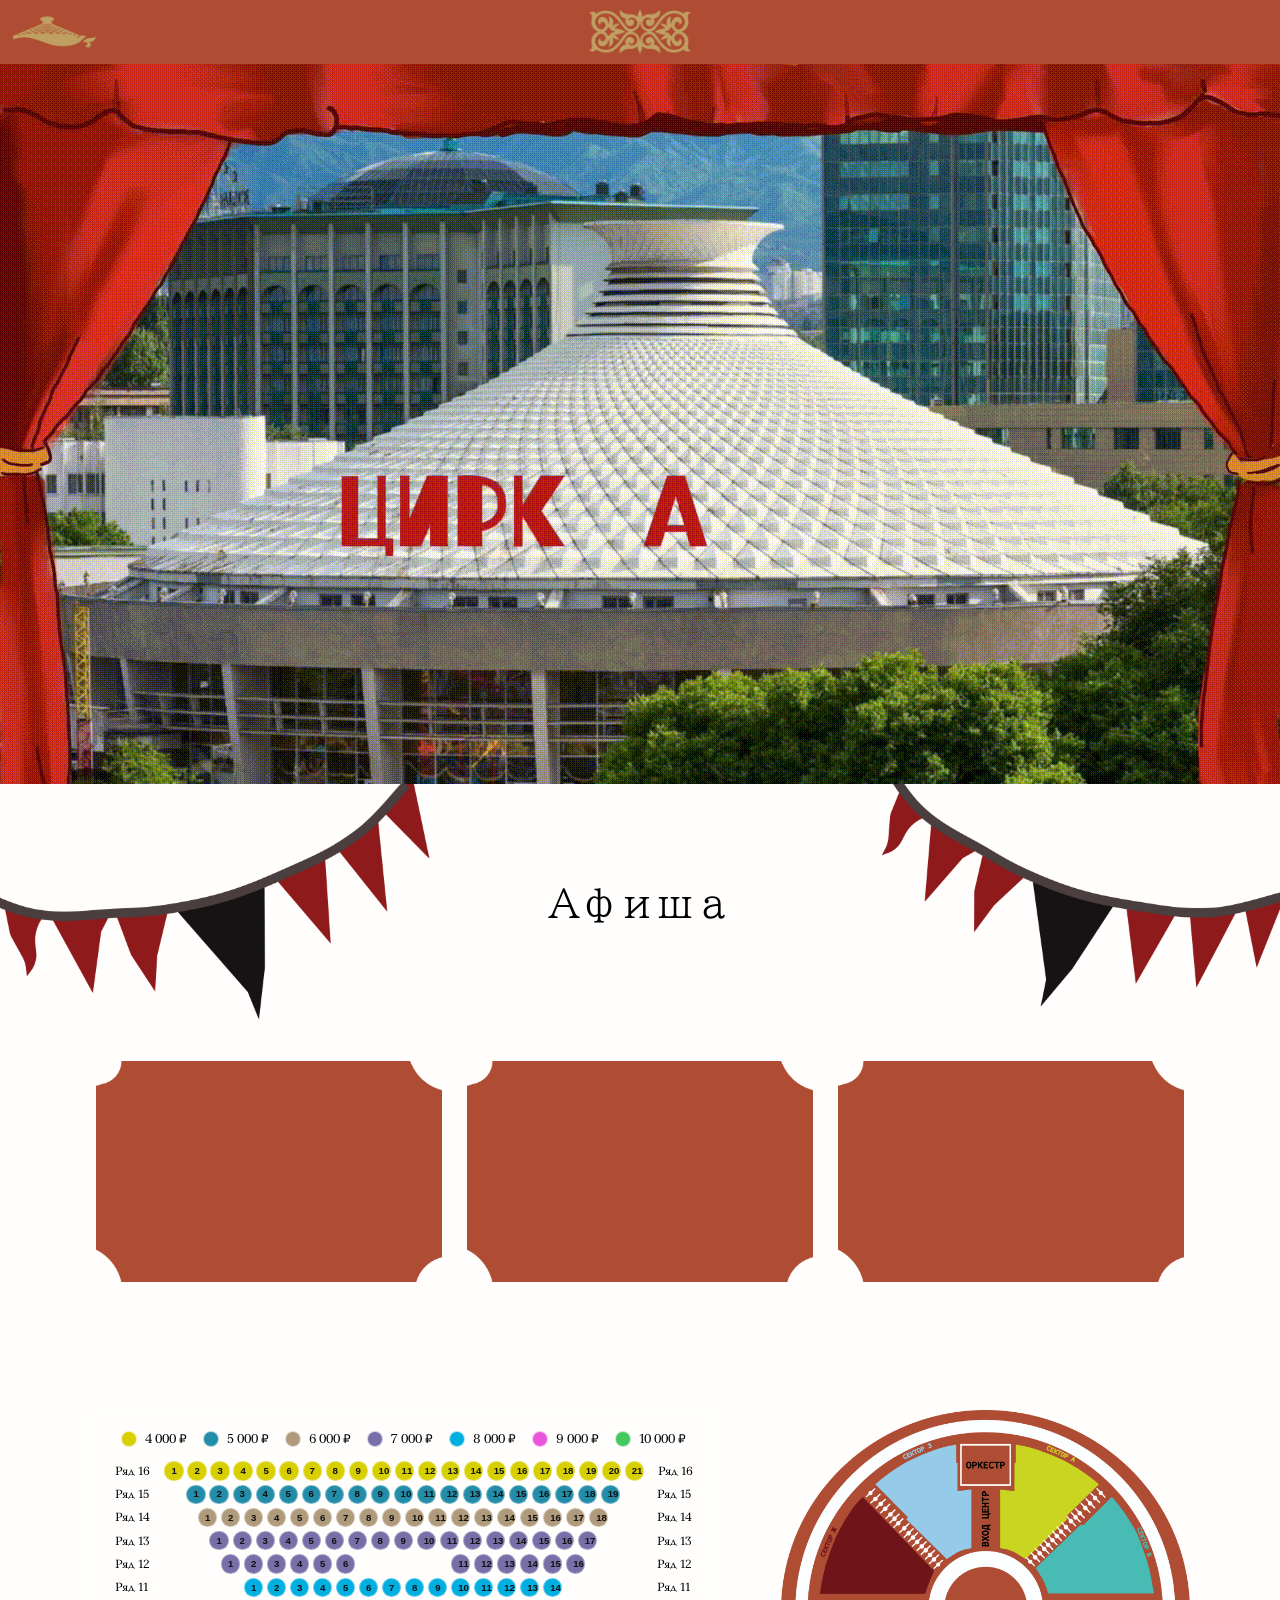
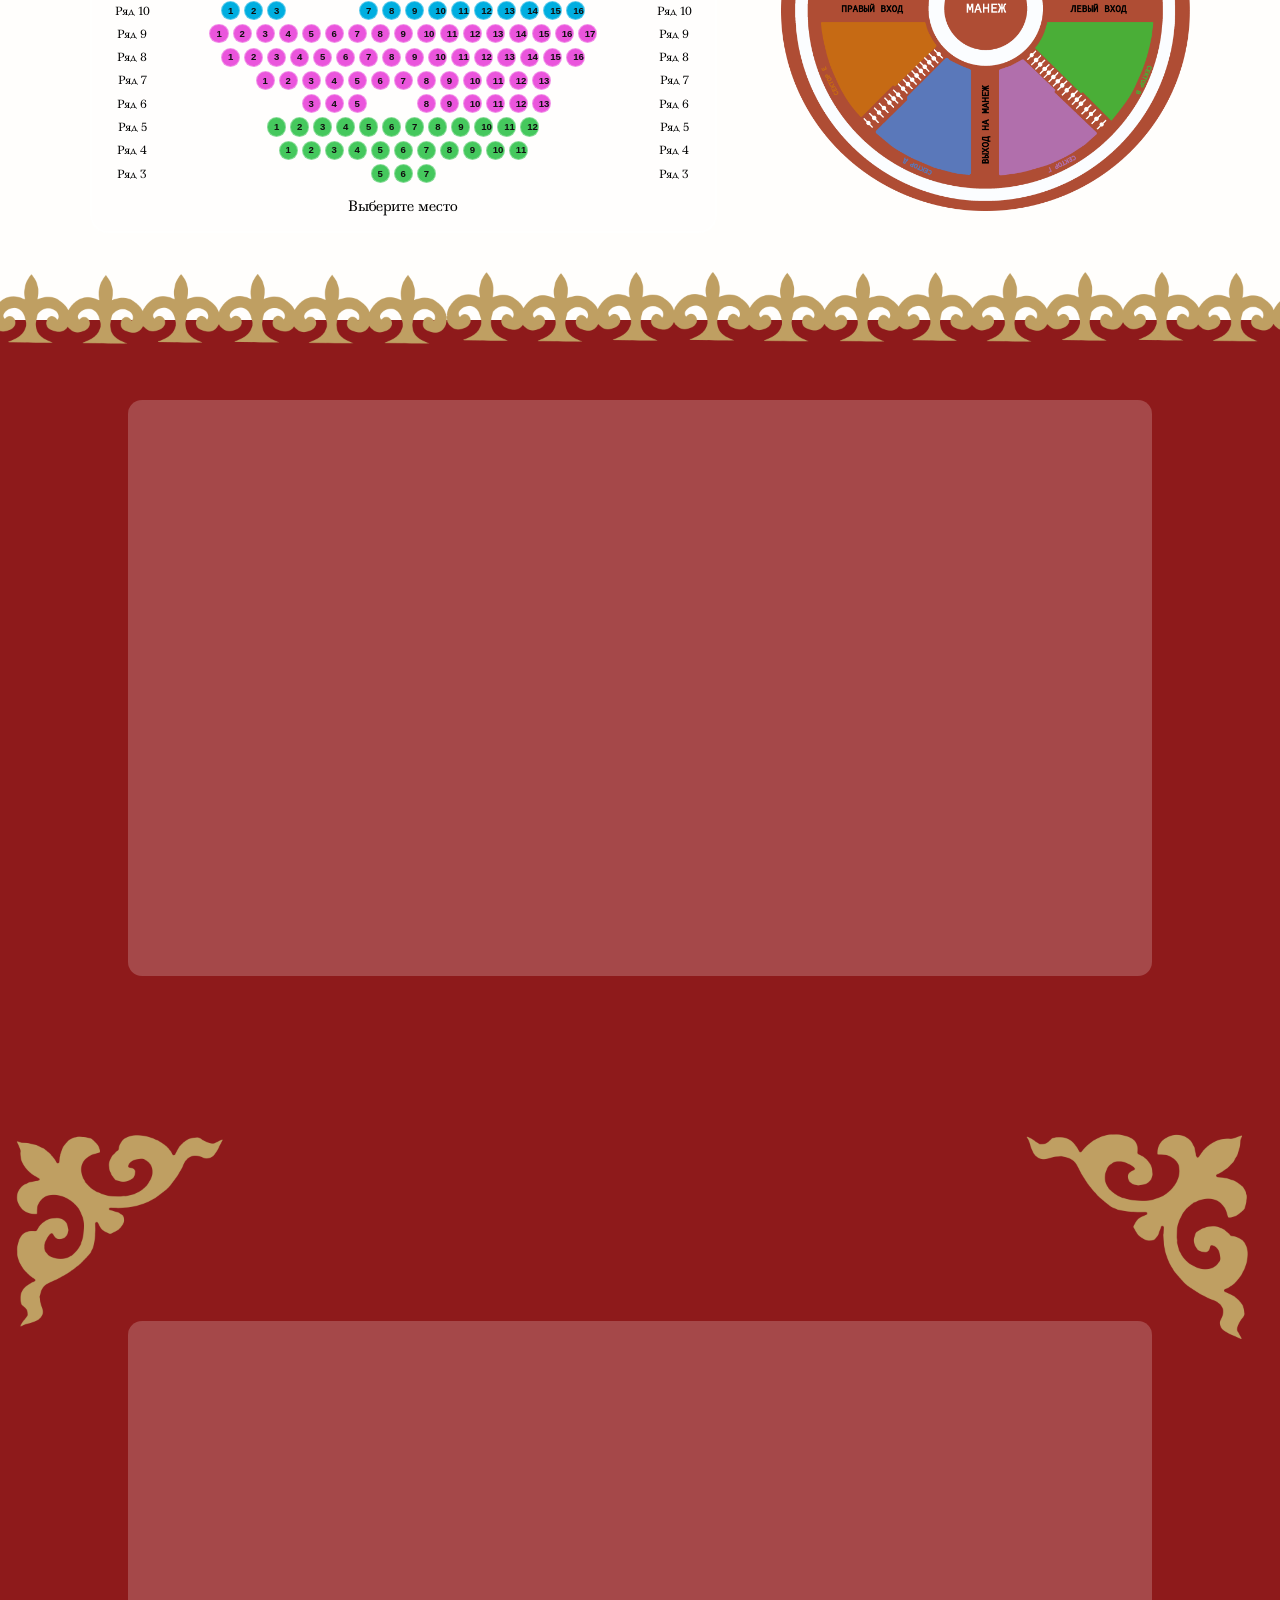
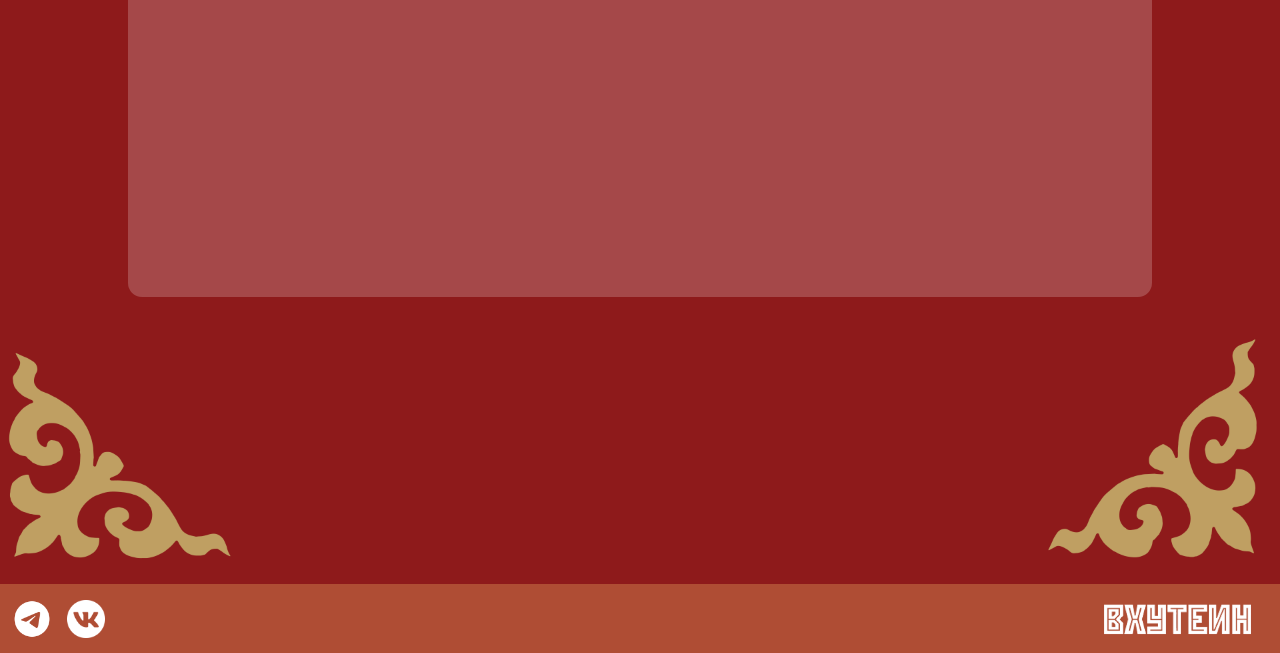
<file: index.html>
﻿<!doctype html>
<html lang="ru">
<head>
  <meta charset="UTF-8">
  <meta name="viewport" content="width=device-width, initial-scale=1.0">
  <title>Circus</title>
  <link rel="stylesheet" href="style.css">
</head>
<body>
    <div class="page">

        <header class="top-menu" id="top-menu">
        
              
       
          <a href="" class="logo-link"><img class="header_icon" src="img/icon1_header.png" alt=""></a>
      
          <nav class="menu-center">
            <a href="index.html" class="main-link">Главная</a>
            <a href="" class="menu-toggle"><img class="header_icon2" src="img/ornament.png" alt=""></a>
            <div class="menu-right">
              <a href="page2.html" class="menu-link">История</a>
              <a href="page3.html" class="menu-link">Архитектура</a>
            </div>
          </nav>
        </header>

        <div class="banner">
          <img src="img/IMG_4381.gif" alt="Banner">
        </div>

    <div class="block2">
      <div class="flag-title">Aфиша</div>
          <img class="flag" src="img/flag.png" alt="">


          <div class="tickets">
            <div class="ticket-card t1">
              <img class="ticket-base" src="img/tickets.png" alt="Tickets">
              <img class="ticket-overlay" src="img/a1.png" alt="A1">
            </div>
            <div class="ticket-card t2">
              <img class="ticket-base" src="img/tickets.png" alt="Tickets">
              <img class="ticket-overlay" src="img/a2.png" alt="A2">
            </div>
            <div class="ticket-card t3">
              <img class="ticket-base" src="img/tickets.png" alt="Tickets">
              <img class="ticket-overlay" src="img/a3.png" alt="A3">
            </div>
          </div>

          <div class="sector_block">
           <div class="sector1">
            <div class="sector-legend" id="sector-legend"></div>
            <div class="sector-map" id="sector-map"></div>
            <p class="seat-info" id="seat-info">Выберите место</p>
           </div>
            <img src="img/sector2.png" alt="" class="sector2">
          </div>
        </div>

        <div class="block3">
          <div class="block3-content">
            <div class="embed-wrap embed-model">
              <div class="sketchfab-embed-wrapper">
                <iframe title="circ" frameborder="0" allowfullscreen mozallowfullscreen="true" webkitallowfullscreen="true" allow="autoplay; fullscreen; xr-spatial-tracking" xr-spatial-tracking execution-while-out-of-viewport execution-while-not-rendered web-share src="https://sketchfab.com/models/b02072513dea44cc9f06f28f16246110/embed"></iframe>
                <p class="sketchfab-credit">
                  <a href="https://sketchfab.com/3d-models/circ-b02072513dea44cc9f06f28f16246110?utm_medium=embed&utm_campaign=share-popup&utm_content=b02072513dea44cc9f06f28f16246110" target="_blank" rel="nofollow">circ</a>
                  by
                  <a href="https://sketchfab.com/deryabina_vichka?utm_medium=embed&utm_campaign=share-popup&utm_content=b02072513dea44cc9f06f28f16246110" target="_blank" rel="nofollow">dusik</a>
                  on
                  <a href="https://sketchfab.com?utm_medium=embed&utm_campaign=share-popup&utm_content=b02072513dea44cc9f06f28f16246110" target="_blank" rel="nofollow">Sketchfab</a>
                </p>
              </div>
            </div>

            <div class="embed-wrap embed-map">
              <div class="map-embed-wrapper">
                <iframe src="https://yandex.ru/map-widget/v1/org/kazakhskiy_gosudarstvenny_tsirk/1039348329/?ll=76.917330%2C43.239193&z=17" frameborder="1" allowfullscreen="true"></iframe>
              </div>
            </div>
          </div>
        </div>

        <footer class="site-footer">
          <div class="footer-left">
            <a href="https://t.me/vhutein" class="footer-social-link"><img src="img/tg.png" alt="Telegram" class="footer-social-icon"></a>
            <a href="https://vk.com/vhutein" class="footer-social-link"><img src="img/vk.png" alt="VK" class="footer-social-icon"></a>
          </div>
          <div class="footer-right">
            <a href="https://www.vhutein.ru"><img src="img/logo_foot.png" alt="Footer logo" class="footer-logo"></a>
            
          </div>
        </footer>
    </div>



  <script>
    const topMenu = document.getElementById('top-menu');
    const menuToggle = document.querySelector('.menu-toggle');

    menuToggle.addEventListener('click', function (event) {
      event.preventDefault();
      topMenu.classList.toggle('menu-open');
    });

    const ticketMap = {
      t1: 'img/a1.png',
      t2: 'img/a2.png',
      t3: 'img/a3.png'
    };

    document.querySelectorAll('.ticket-card').forEach((ticket) => {
      ticket.addEventListener('click', () => {
        const overlay = ticket.querySelector('.ticket-overlay');
        const ticketClass = Object.keys(ticketMap).find((name) => ticket.classList.contains(name));

        if (!overlay || !ticketClass) {
          return;
        }

        overlay.src = ticketMap[ticketClass];
        overlay.classList.add('visible');
      });
    });

    const rows = [
      { row: 16, price: 4000, color: '#d7cf00', seats: [1,2,3,4,5,6,7,8,9,10,11,12,13,14,15,16,17,18,19,20,21] },
      { row: 15, price: 5000, color: '#238ca8', seats: [1,2,3,4,5,6,7,8,9,10,11,12,13,14,15,16,17,18,19] },
      { row: 14, price: 6000, color: '#b09a7c', seats: [1,2,3,4,5,6,7,8,9,10,11,12,13,14,15,16,17,18] },
      { row: 13, price: 7000, color: '#7770a8', seats: [1,2,3,4,5,6,7,8,9,10,11,12,13,14,15,16,17] },
      { row: 12, price: 7000, color: '#7770a8', seats: [1,2,3,4,5,6,null,null,null,null,11,12,13,14,15,16] },
      { row: 11, price: 8000, color: '#00aee0', seats: [1,2,3,4,5,6,7,8,9,10,11,12,13,14] },
      { row: 10, price: 8000, color: '#00aee0', seats: [1,2,3,null,null,null,7,8,9,10,11,12,13,14,15,16] },
      { row: 9, price: 9000, color: '#ea55dc', seats: [1,2,3,4,5,6,7,8,9,10,11,12,13,14,15,16,17] },
      { row: 8, price: 9000, color: '#ea55dc', seats: [1,2,3,4,5,6,7,8,9,10,11,12,13,14,15,16] },
      { row: 7, price: 9000, color: '#ea55dc', seats: [1,2,3,4,5,6,7,8,9,10,11,12,13] },
      { row: 6, price: 9000, color: '#ea55dc', seats: [null,null,3,4,5,null,null,8,9,10,11,12,13] },
      { row: 5, price: 10000, color: '#45c85d', seats: [1,2,3,4,5,6,7,8,9,10,11,12] },
      { row: 4, price: 10000, color: '#45c85d', seats: [1,2,3,4,5,6,7,8,9,10,11] },
      { row: 3, price: 10000, color: '#45c85d', seats: [null,null,null,5,6,7,null,null,null] }
    ];

    const legendElement = document.getElementById('sector-legend');
    const mapElement = document.getElementById('sector-map');
    const infoElement = document.getElementById('seat-info');

    function formatPrice(value) {
      return new Intl.NumberFormat('ru-RU').format(value);
    }

    const legendItems = [...new Map(rows.map((item) => [item.price, item.color])).entries()]
      .sort((a, b) => a[0] - b[0]);

    legendItems.forEach(([price, color]) => {
      const item = document.createElement('div');
      item.className = 'legend-item';
      item.innerHTML = `
        <span class="legend-dot" style="background-color:${color};"></span>
        <span>${formatPrice(price)} ₽</span>
      `;
      legendElement.appendChild(item);
    });

    let selectedSeat = null;

    rows.forEach((rowData) => {
      const rowElement = document.createElement('div');
      rowElement.className = 'sector-row';

      const leftLabel = document.createElement('div');
      leftLabel.className = 'row-label';
      leftLabel.textContent = `Ряд ${rowData.row}`;

      const rightLabel = document.createElement('div');
      rightLabel.className = 'row-label';
      rightLabel.textContent = `Ряд ${rowData.row}`;

      const seatsElement = document.createElement('div');
      seatsElement.className = 'sector-seats';
      seatsElement.style.setProperty('--columns', rowData.seats.length);

      rowData.seats.forEach((seatNumber) => {
        if (seatNumber === null) {
          const gap = document.createElement('span');
          gap.className = 'seat-gap';
          seatsElement.appendChild(gap);
          return;
        }

        const seatButton = document.createElement('button');
        seatButton.type = 'button';
        seatButton.className = 'seat';
        seatButton.textContent = seatNumber;
        seatButton.style.backgroundColor = rowData.color;
        seatButton.dataset.row = rowData.row;
        seatButton.dataset.seat = seatNumber;
        seatButton.dataset.price = rowData.price;

        seatButton.addEventListener('click', () => {
          if (selectedSeat) {
            selectedSeat.classList.remove('selected');
          }

          seatButton.classList.add('selected');
          selectedSeat = seatButton;

          infoElement.textContent = `Ряд ${rowData.row}, место ${seatNumber} — цена ${formatPrice(rowData.price)} ₽`;
        });

        seatsElement.appendChild(seatButton);
      });

      rowElement.appendChild(leftLabel);
      rowElement.appendChild(seatsElement);
      rowElement.appendChild(rightLabel);
      mapElement.appendChild(rowElement);
    });
  </script>
</body>
</html>
</file>
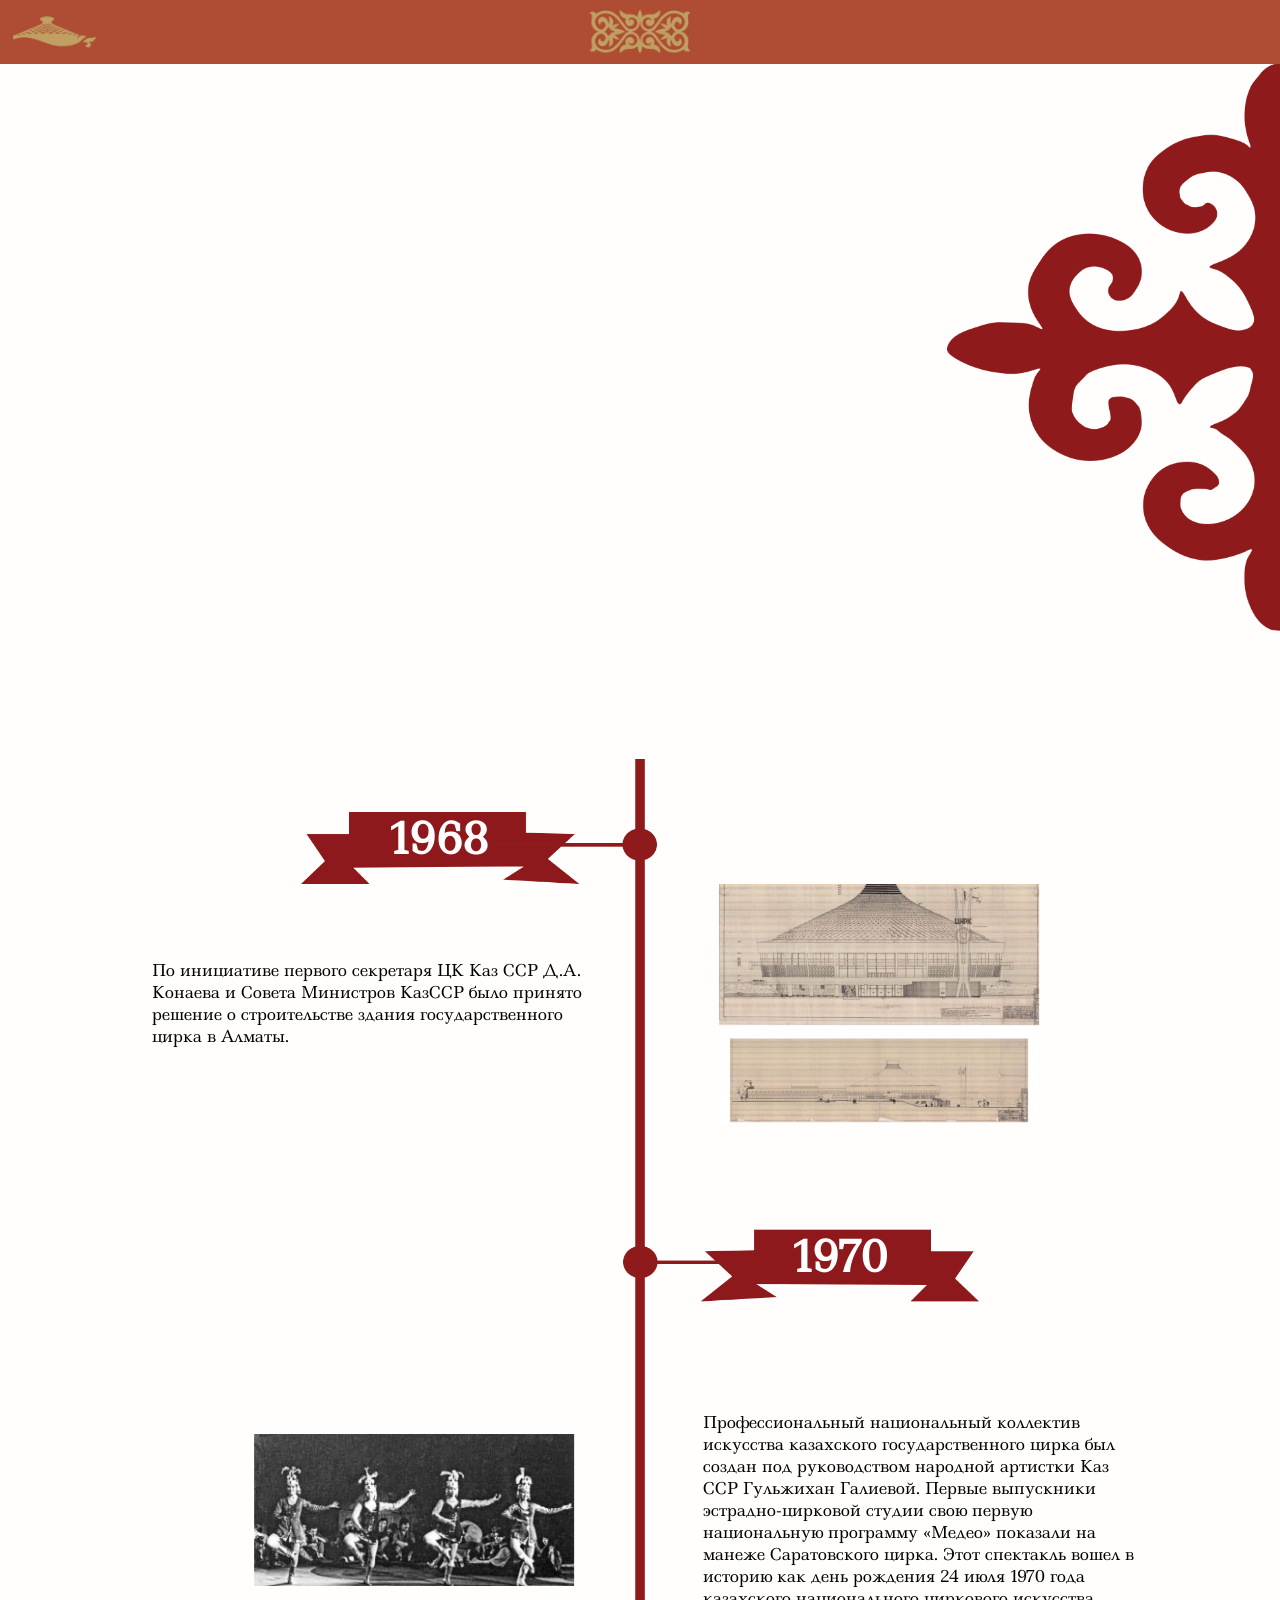
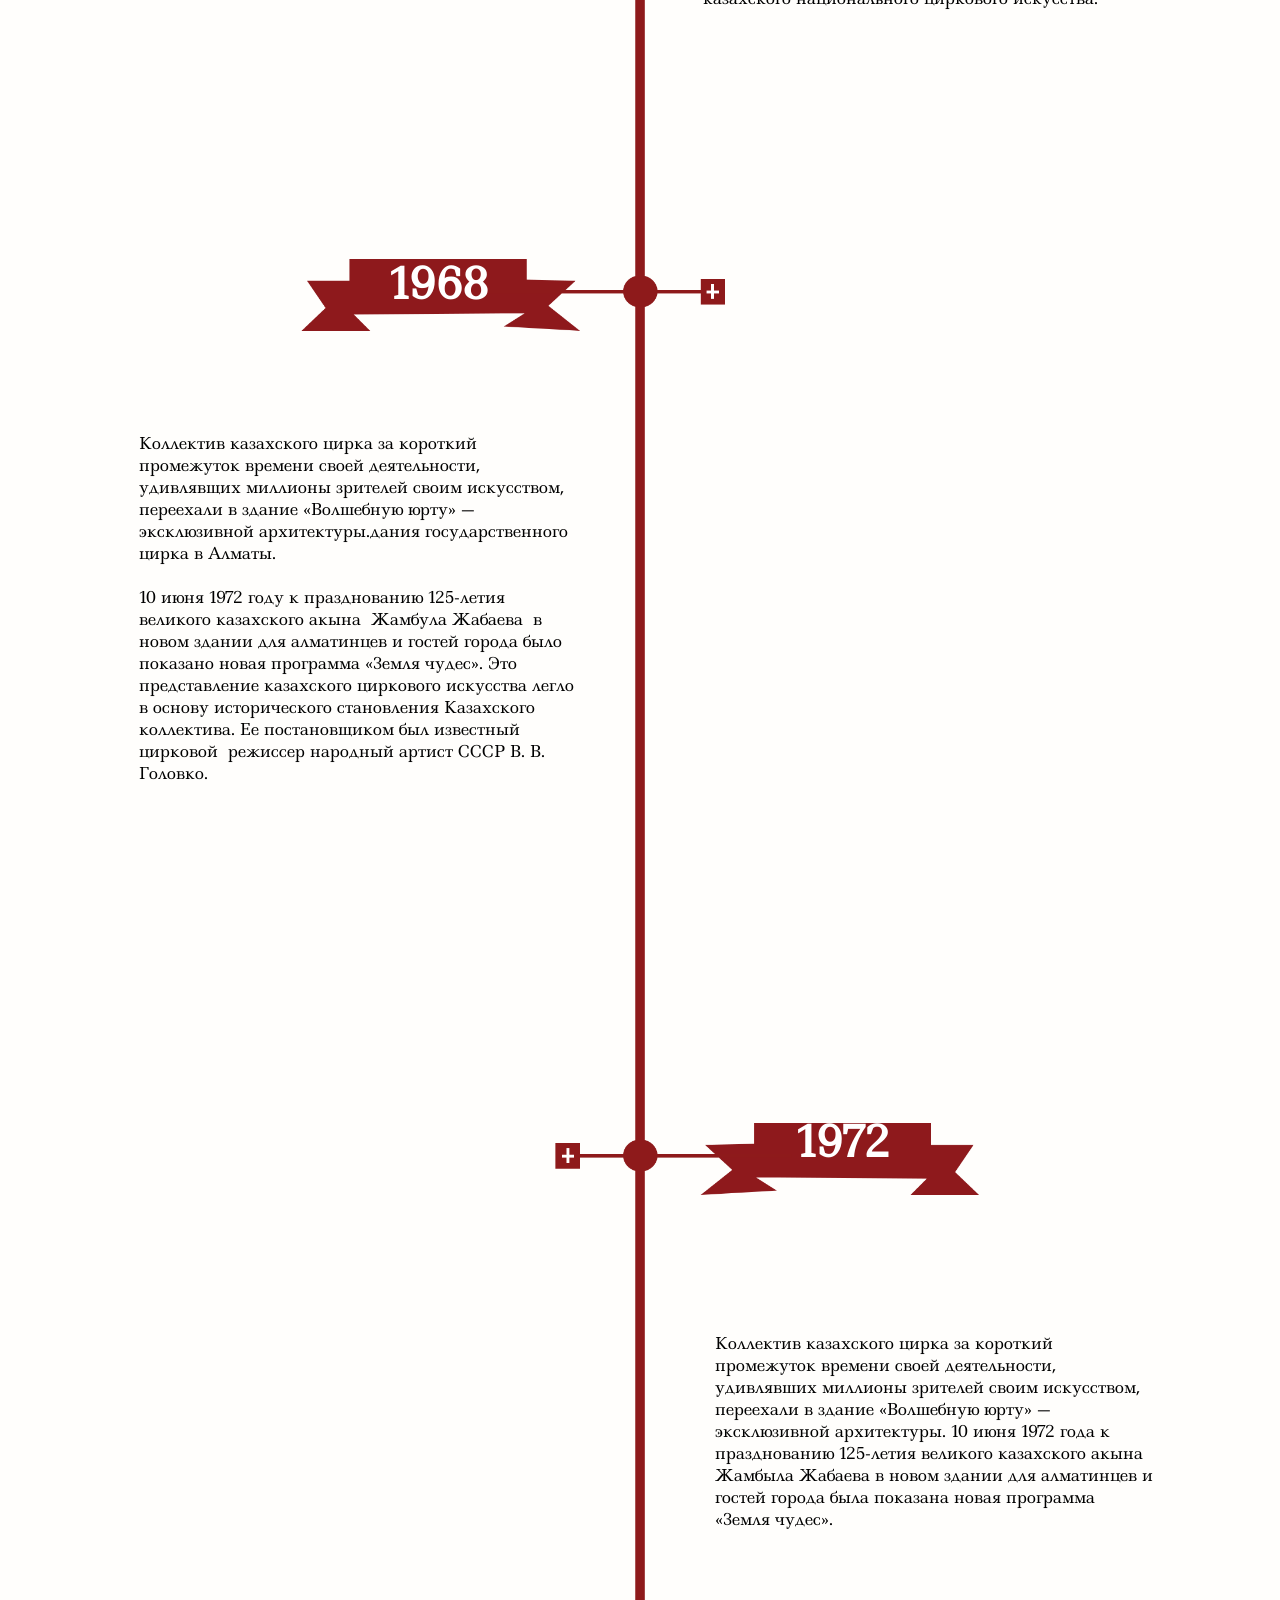
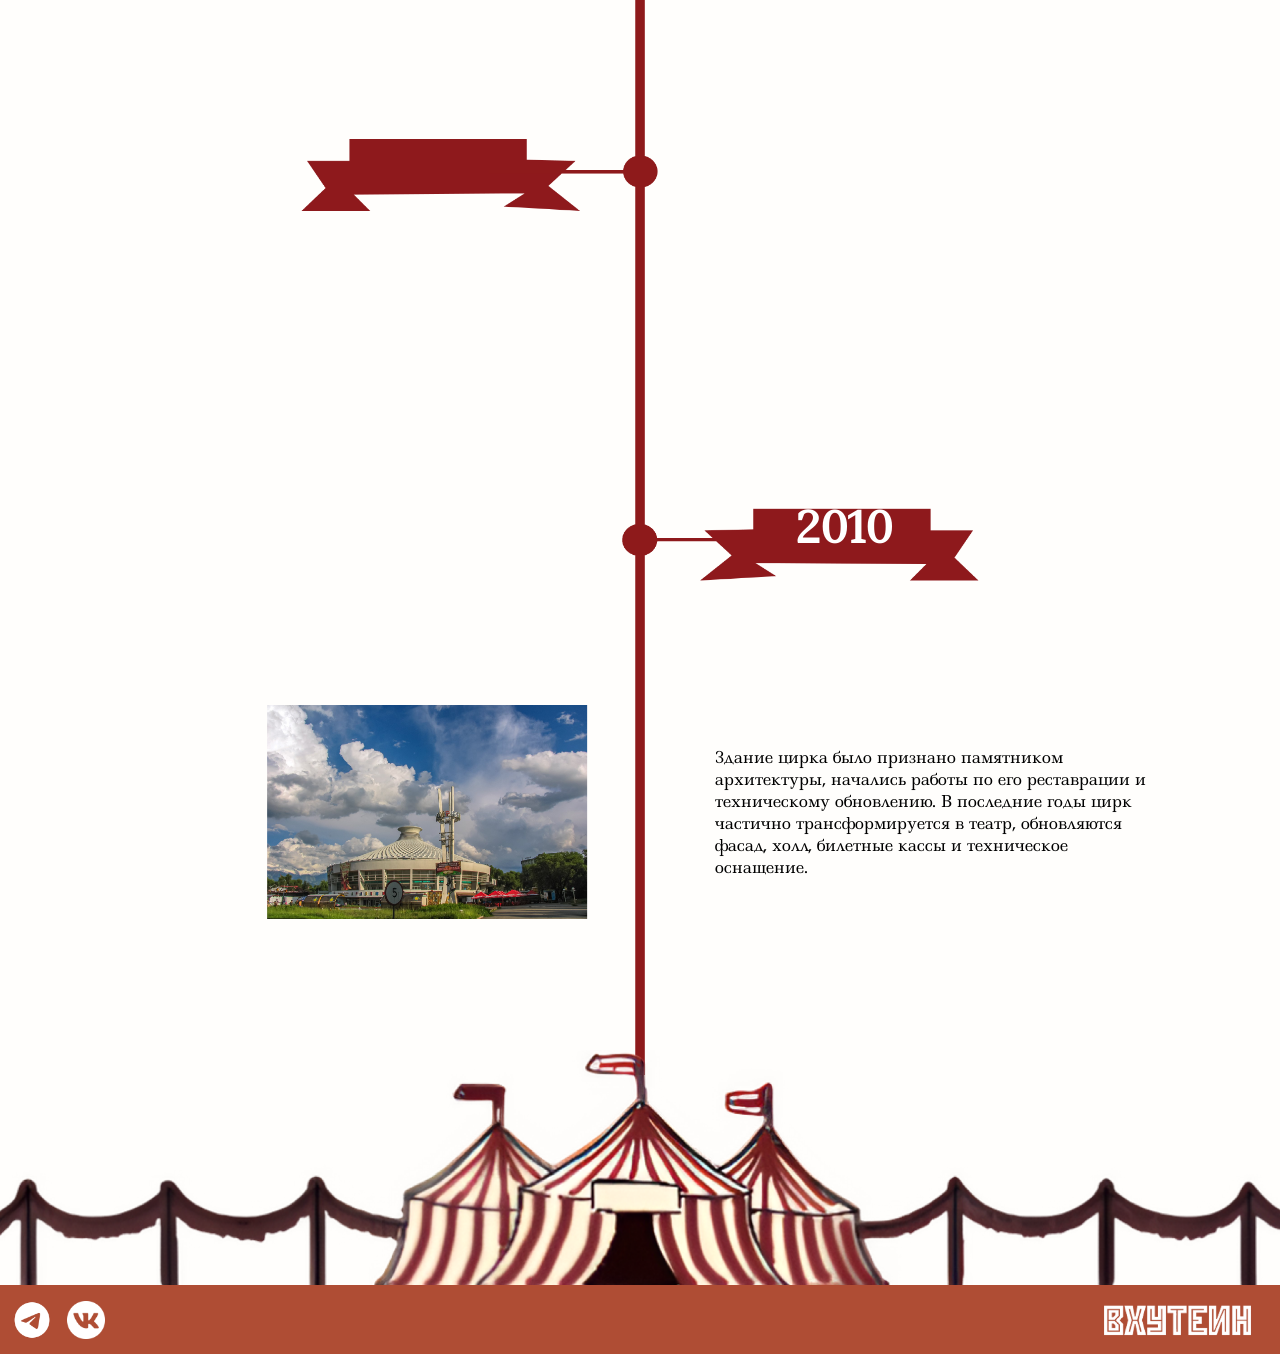
<file: page2.html>
﻿<!doctype html>
<html lang="ru">
<head>
  <meta charset="UTF-8">
  <meta name="viewport" content="width=device-width, initial-scale=1.0">
  <title>Circus - История</title>
  <link rel="stylesheet" href="style.css">
</head>
<body>
  <div class="page">
    <header class="top-menu" id="top-menu">
      <a href="index.html" class="logo-link"><img class="header_icon" src="img/icon1_header.png" alt=""></a>

      <nav class="menu-center">
        <a href="index.html" class="main-link">Главная</a>
        <a href="" class="menu-toggle"><img class="header_icon2" src="img/ornament.png" alt=""></a>
        <div class="menu-right">
          <a href="page2.html" class="menu-link">История</a>
          <a href="page3.html" class="menu-link">Архитектура</a>
        </div>
      </nav>
    </header>
    
<div class="page2_block1">
    <div class="txt_page2_block1">
        <h1>История</h1>
        <p>Коллектив Алматинского цирка был впервые сформирован в 1970 году. Его ряды пополнили молодые и талантливые цирковые артисты, только что окончившие Московское эстрадно-цирковое училище, а также Саратовскую и Алматинскую эстрадно-цирковые студии. Первое свое выступление коллектив представил 24 июня 1970 года в Самаре и сразу получил всесоюзную известность.</p>
    </div>

    <img class="page2_imgornament" src="img/page2_ornament.png" alt="" role="button" tabindex="0">
    
</div>

<div class="page2_block2">

  <img class="block2_page2_osn" src="img/page2_years.png" alt="">

  <div class="b1">
   <h1 class="year1">1968</h1>
   <div class="b1_in">
     <p class="txt_year1">По инициативе первого секретаря ЦК Каз ССР Д.А. Конаева и Совета Министров КазССР было принято решение о строительстве здания государственного цирка в Алматы.</p>
      <img src="img/p2_1.png" alt="" class="b1_img">

   </div>
  </div>

  <div class="b2">
   <h1 class="year2">1970</h1>
   <div class="b2_in">
      <img src="img/p2_2.png" alt="" class="b2_img">
     <p class="txt_year1">Профессиональный национальный коллектив искусства казахского государственного цирка был создан под руководством народной артистки Каз ССР Гульжихан Галиевой. Первые выпускники эстрадно-цирковой студии свою первую национальную программу «Медео» показали на манеже Саратовского цирка. Этот спектакль вошел в историю как день рождения 24 июля 1970 года казахского национального циркового искусства.</p>
   </div>
  </div>


    <div class="b3">
   <h1 class="year3">1968</h1>
   <button type="button" class="plus" aria-label="Показать фото" aria-expanded="false"><svg width="21" height="25" viewBox="0 0 21 25" fill="none" xmlns="http://www.w3.org/2000/svg">
<rect x="8" width="5" height="25" fill="black"/>
<rect y="11" width="21" height="5" fill="white"/>
</svg>
</button>
   <div class="b3_in">
     <p class="txt_year3">Коллектив казахского цирка за короткий промежуток времени своей деятельности, удивлявщих миллионы зрителей своим искусством, переехали в здание «Волшебную юрту» — эксклюзивной архитектуры.дания государственного цирка в Алматы.
      <br><br>
      10 июня 1972 году к празднованию 125-летия великого казахского акына  Жамбула Жабаева  в новом здании для алматинцев и гостей города было показано новая программа «Земля чудес». Это представление казахского циркового искусства легло в основу исторического становления Казахского коллектива. Ее постановщиком был известный цирковой  режиссер народный артист СССР В. В. Головко.
     </p>
      <img src="img/p2_3.png" alt="" class="b3_img">

   </div>
  </div>


  <div class="b4">
   <h1 class="year4">1972</h1>
   <button type="button" class="plus2" aria-label="Показать фото" aria-expanded="false"><svg width="21" height="25" viewBox="0 0 21 25" fill="none" xmlns="http://www.w3.org/2000/svg">
<rect x="8" width="5" height="25" fill="black"/>
<rect y="11" width="21" height="5" fill="white"/>
</svg>
</button>
   <div class="b4_in">
      <img src="img/p2_4.png" alt="" class="b4_img">
     <p class="txt_year4">Коллектив казахского цирка за короткий промежуток времени своей деятельности, удивлявших миллионы зрителей своим искусством, переехали в здание «Волшебную юрту» — эксклюзивной архитектуры. 10 июня 1972 года к празднованию 125-летия великого казахского акына Жамбыла Жабаева в новом здании для алматинцев и гостей города была показана новая программа «Земля чудес».</p>
   </div>
  </div>

  <div class="b5">
   <h1 class="year5">1990</h1>
   <div class="b5_in">
     <p class="txt_year5">В 1990-е годы цирк продолжал работать, несмотря на экономические трудности.</p>
   </div>
  </div>

  <div class="b6">
   <h1 class="year6">2010</h1>
   <div class="b6_in">
      <img src="img/p2_5.png" alt="" class="b6_img">
      <p class="txt_year6">Здание цирка было признано памятником архитектуры, начались работы по его реставрации и техническому обновлению. В последние годы цирк частично трансформируется в театр, обновляются фасад, холл, билетные кассы и техническое оснащение.</p>
   </div>
  </div>


</div>
    <div class="page2_footer_bridge">
      <img src="img/page2_circle_footer.png" alt="" class="page2_footer_bridge_img">
    </div>
    <footer class="site-footer">
      <div class="footer-left">
        <a href="https://t.me/vhutein" class="footer-social-link"><img src="img/tg.png" alt="Telegram" class="footer-social-icon"></a>
        <a href="https://vk.com/vhutein" class="footer-social-link"><img src="img/vk.png" alt="VK" class="footer-social-icon"></a>
      </div>
      <div class="footer-right">
        <a href="https://www.vhutein.ru"><img src="img/logo_foot.png" alt="Footer logo" class="footer-logo"></a>
      </div>
    </footer>
  </div>

  <script>
    const topMenu = document.getElementById('top-menu');
    const menuToggle = document.querySelector('.menu-toggle');

    menuToggle.addEventListener('click', function (event) {
      event.preventDefault();
      topMenu.classList.toggle('menu-open');
    });

    const ornament = document.querySelector('.page2_imgornament');
    const textBlock = document.querySelector('.txt_page2_block1');

    function showHistoryText() {
      if (textBlock.classList.contains('is-visible')) {
        return;
      }

      textBlock.classList.add('is-visible');
      ornament.setAttribute('aria-expanded', 'true');
    }

    ornament.setAttribute('aria-expanded', 'false');
    ornament.addEventListener('click', function (event) {
      event.preventDefault();
      showHistoryText();
    });
    ornament.addEventListener('keydown', function (event) {
      if (event.key === 'Enter' || event.key === ' ') {
        event.preventDefault();
        showHistoryText();
      }
    });

    const timelineMarkers = document.querySelectorAll('.b1_in, .b2_in, .b3_in, .b4_in, .b5_in, .b6_in');

    if (timelineMarkers.length > 0) {
      if ('IntersectionObserver' in window) {
        const timelineObserver = new IntersectionObserver(function (entries, observer) {
          entries.forEach(function (entry) {
            if (!entry.isIntersecting) {
              return;
            }

            const ownerBlock = entry.target.closest('.b1, .b2, .b3, .b4, .b5, .b6');

            if (ownerBlock) {
              ownerBlock.classList.add('is-visible');
            }

            observer.unobserve(entry.target);
          });
        }, {
          threshold: 0.1,
          rootMargin: '0px 0px -12% 0px'
        });

        timelineMarkers.forEach(function (marker) {
          timelineObserver.observe(marker);
        });
      } else {
        const timelineBlocks = document.querySelectorAll('.b1, .b2, .b3, .b4, .b5, .b6');

        timelineBlocks.forEach(function (block) {
          block.classList.add('is-visible');
        });
      }
    }

    const photoBlocks = document.querySelectorAll('.b3, .b4');

    photoBlocks.forEach(function (block) {
      const photoTrigger = block.querySelector('.plus, .plus2');

      if (!photoTrigger) {
        return;
      }

      photoTrigger.addEventListener('click', function () {
        if (block.classList.contains('photos-visible')) {
          return;
        }

        block.classList.add('photos-visible');
        photoTrigger.setAttribute('aria-expanded', 'true');
      });
    });
  </script>
</body>
</html>
</file>
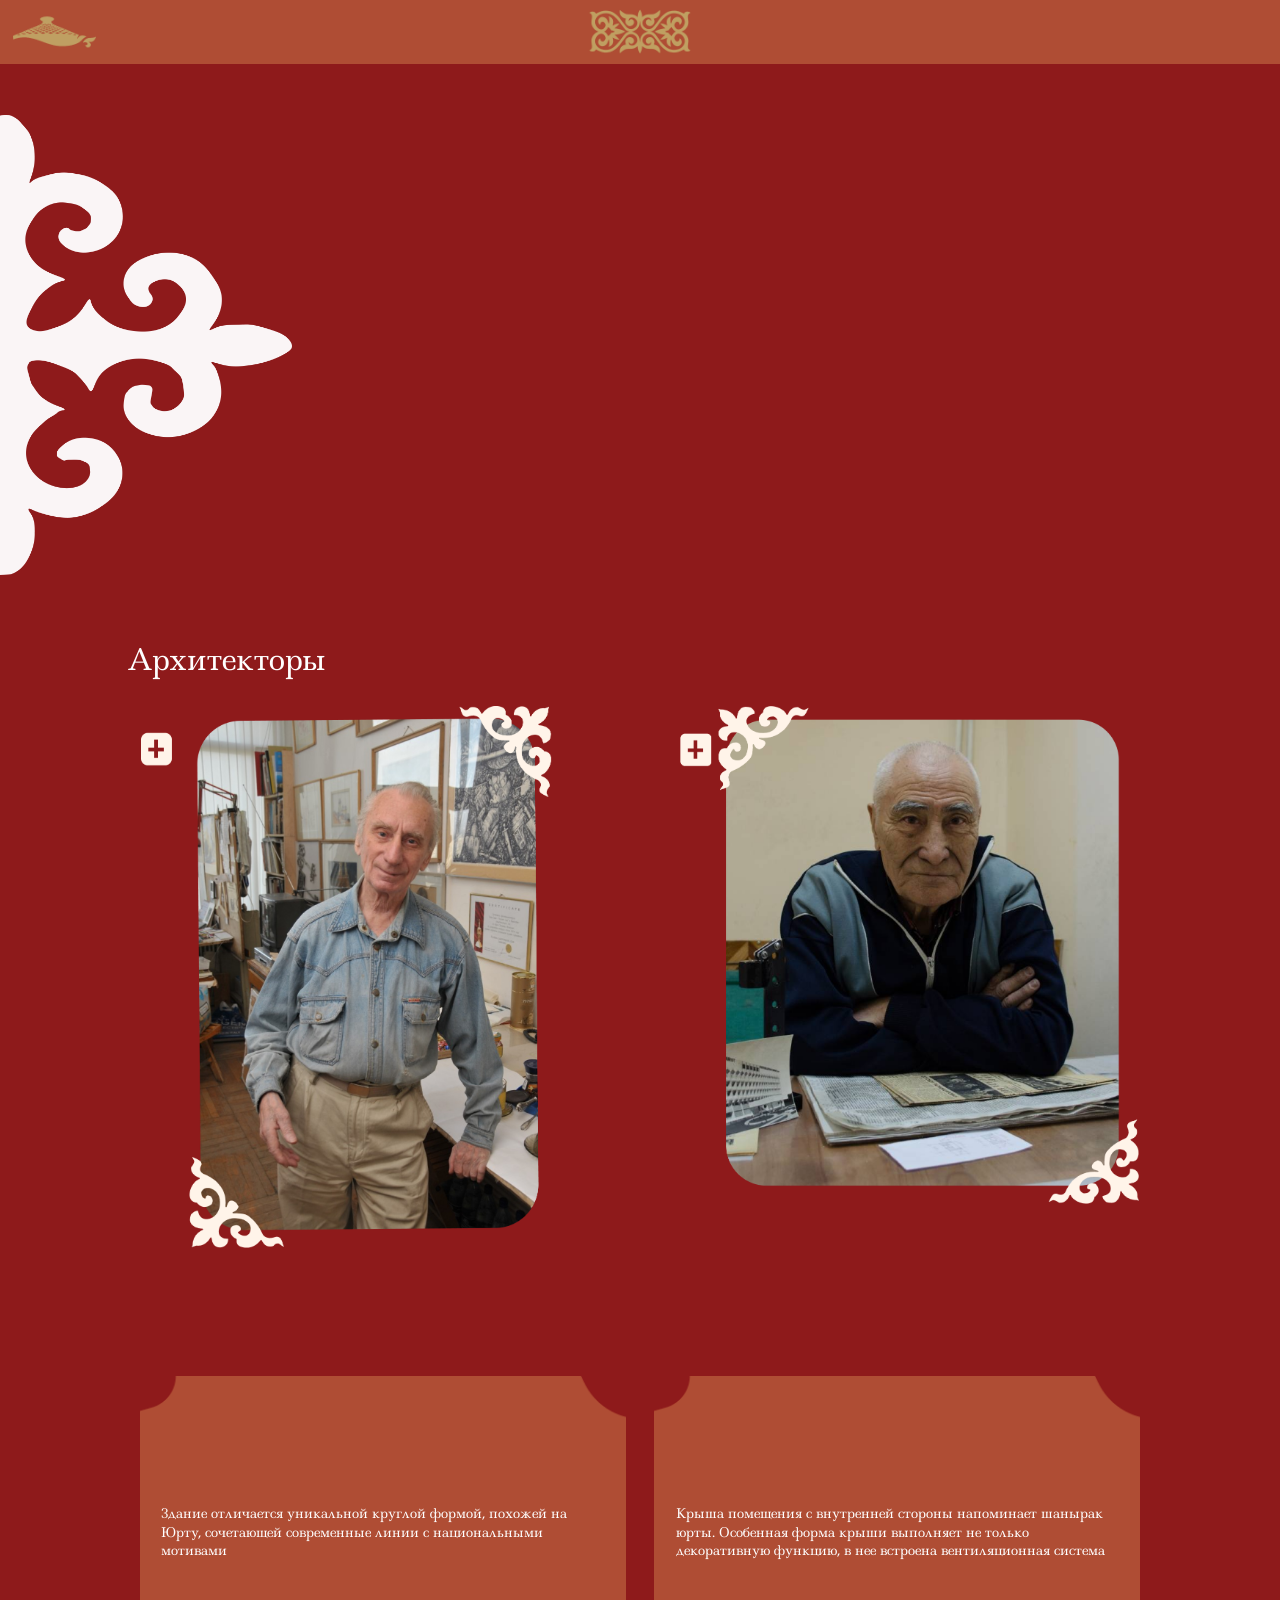
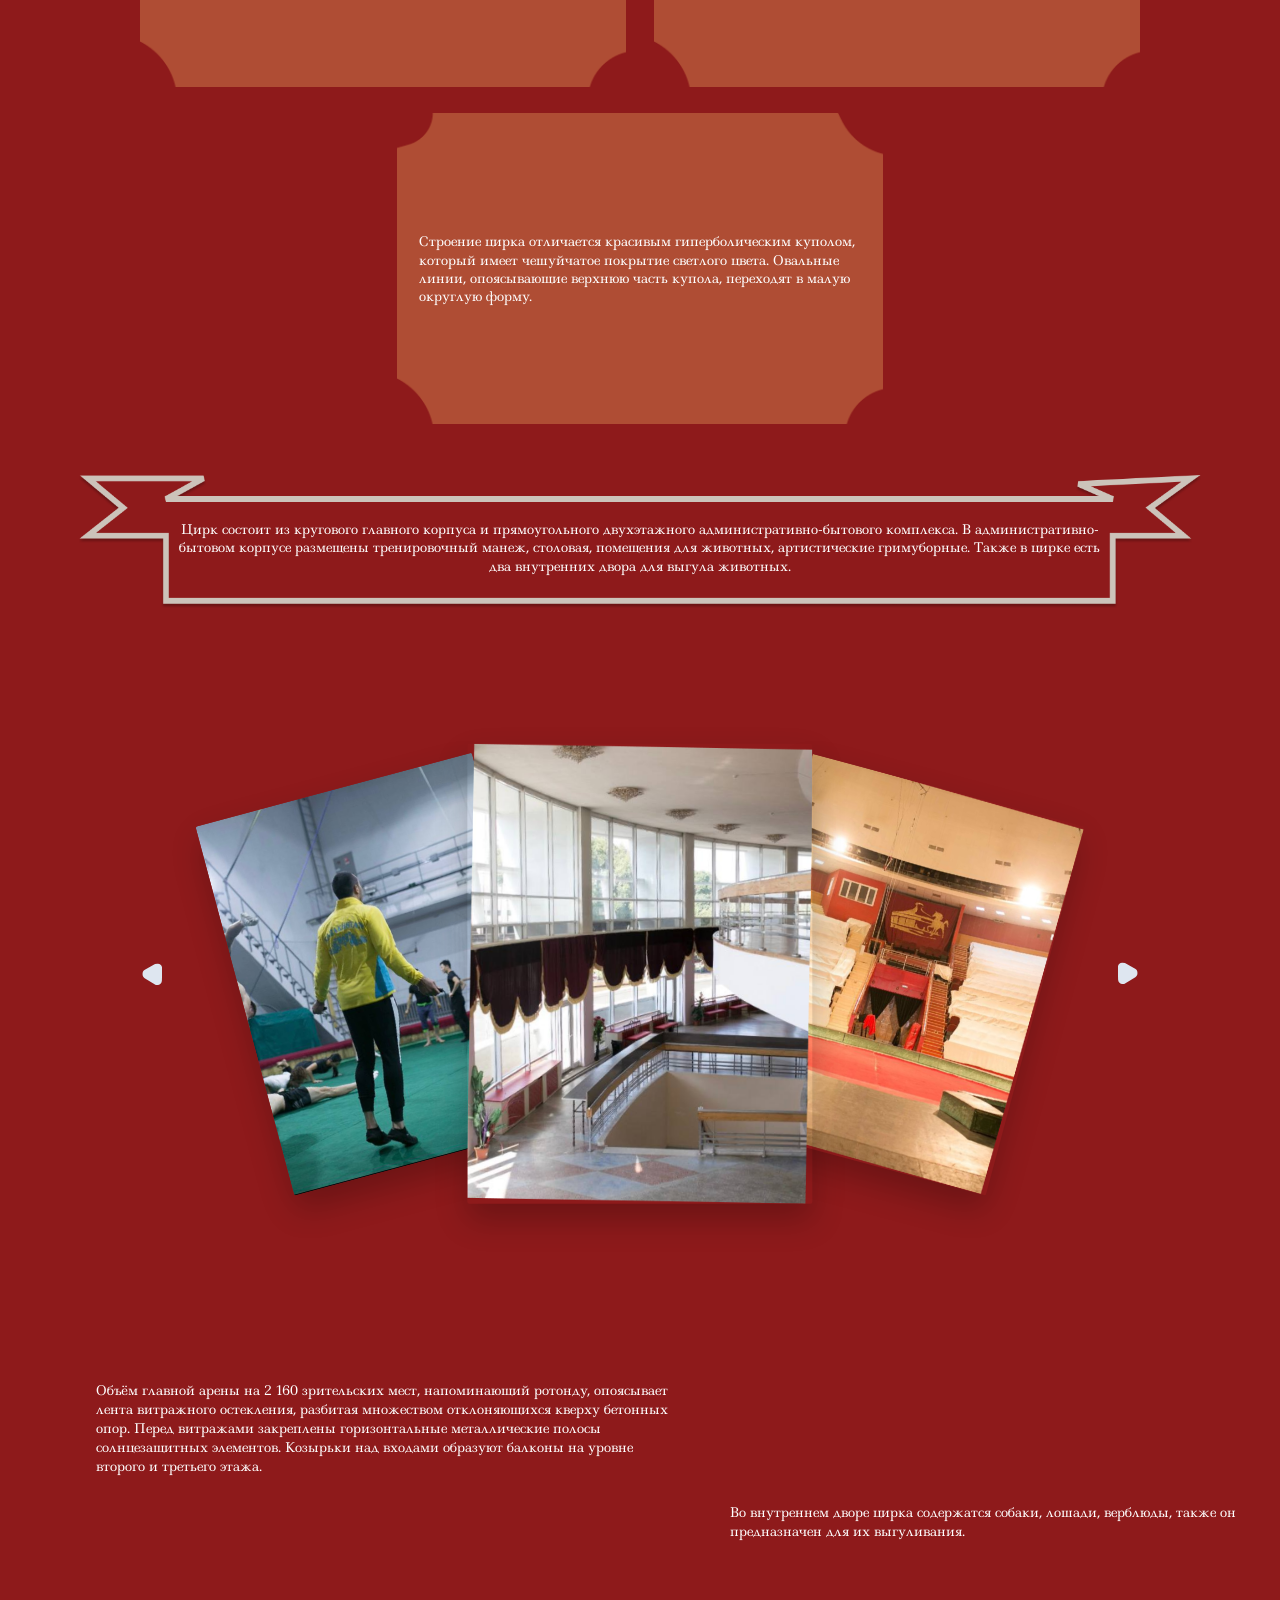
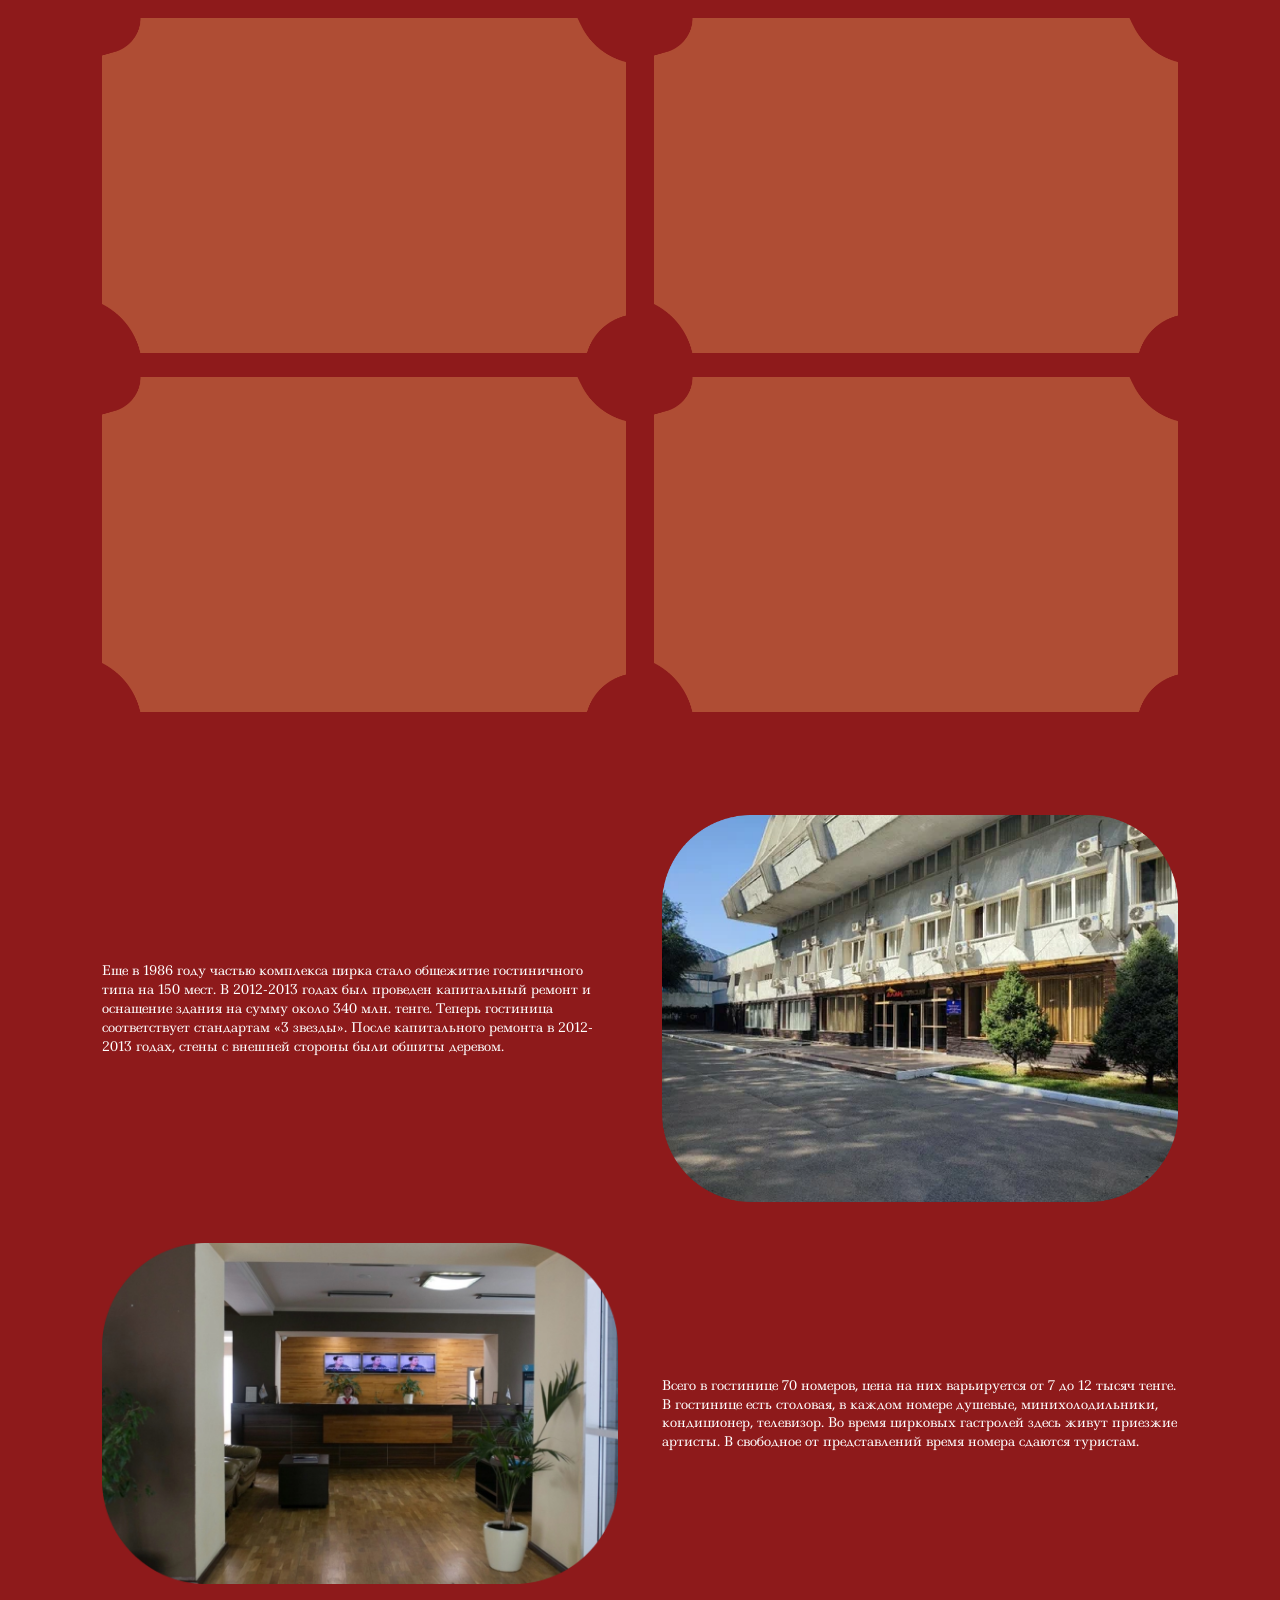
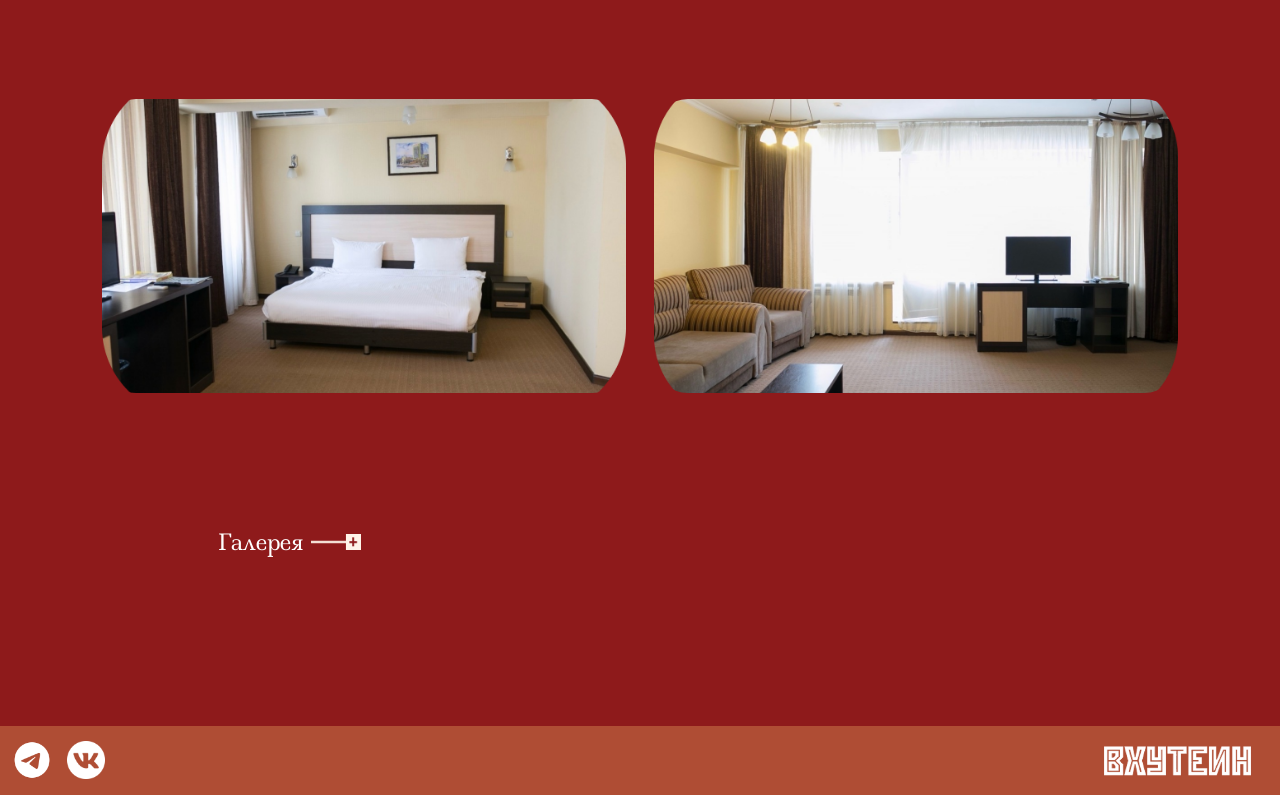
<file: page3.html>
﻿<!doctype html>
<html lang="ru">
<head>
  <meta charset="UTF-8">
  <meta name="viewport" content="width=device-width, initial-scale=1.0">
  <title>Circus - Архитектура</title>
  <link rel="stylesheet" href="style.css">
</head>
<body class="page3-body">
  <div class="page">
    <header class="top-menu" id="top-menu">
      <a href="index.html" class="logo-link"><img class="header_icon" src="img/icon1_header.png" alt=""></a>

      <nav class="menu-center">
        <a href="index.html" class="main-link">Главная</a>
        <a href="" class="menu-toggle"><img class="header_icon2" src="img/ornament.png" alt=""></a>
        <div class="menu-right">
          <a href="page2.html" class="menu-link">История</a>
          <a href="page3.html" class="menu-link">Архитектура</a>
        </div>
      </nav>
    </header>

    <div class="page3_block1">
      <img class="page3_imgornament" src="img/page3_ornament.png" alt="" role="button" tabindex="0">

      <div class="txt_page3_block1">
        <h1>Архитектура</h1>
        <p>Цирк Алматы это яркий образец советского модернизма, построенный в 1972 году по проекту архитекторов Владимира Кацева и Арыстана Кайнарбаева.</p>
      </div>
    </div>
    <div class="page3_block2">
  <h1>Архитекторы</h1>
  <img class="pimg_arh" src="img/page3_arhit.png" alt="">

  <div class="architect-switch">
    <button type="button" class="arch-btn" data-arch="ded1" aria-label="Показать Владимира Кацева">1</button>
    <button type="button" class="arch-btn" data-arch="ded2" aria-label="Показать Арыстана Кайнарбаева">2</button>
  </div>

  <div class="architect-list" id="architect-list">
  </div>


  <div class="tickets_block_page3">
    <div class="tickets_row_top">
      <div class="tick1" role="button" tabindex="0" aria-pressed="false">
        <img class="tick1_bg" src="img/tickets.png" alt="">
        <p class="tick1_txt">Здание отличается уникальной круглой формой, похожей на Юрту, сочетающей современные линии с национальными мотивами</p>
        <img class="tick1_two" src="img/image_ticks1.png" alt="">
      </div>

      <div class="tick2" role="button" tabindex="0" aria-pressed="false">
        <img class="tick1_bg" src="img/tickets.png" alt="">
        <p class="tick1_txt">Крыша помещения с внутренней стороны напоминает шанырак юрты. Особенная форма крыши выполняет не только декоративную функцию, в нее встроена вентиляционная система</p>
        <img class="tick1_two" src="img/image_ticks2.png" alt="">
      </div>
    </div>

    <div class="tickets_row_bottom">
      <div class="tick3" role="button" tabindex="0" aria-pressed="false">
        <img class="tick1_bg" src="img/tickets.png" alt="">
        <p class="tick1_txt">Строение цирка отличается красивым гиперболическим куполом, который имеет чешуйчатое покрытие светлого цвета. Овальные линии, опоясывающие верхнюю часть купола, переходят в малую округлую форму.</p>
        <img class="tick1_two" src="img/image_ticks3.png" alt="">
      </div>
    </div>
  </div>

  <div class="lenta_block_page3">
    <img class="lenta_bg_page3" src="img/lenta.png" alt="">
    <p class="lenta_txt_page3">Цирк состоит из кругового главного корпуса и прямоугольного двухэтажного административно-бытового комплекса. В административно-бытовом корпусе размещены тренировочный манеж, столовая, помещения для животных, артистические гримуборные. Также в цирке есть два внутренних двора для выгула животных.</p>
  </div>

  <section class="slider_block_page3" aria-label="Фотогалерея цирка">
    <button type="button" class="slider_nav slider_prev" aria-label="Предыдущее фото"></button>

    <div class="slider_stage" aria-live="polite">
      <img class="slider_card slider_card_left" src="img/slider/s1.png" alt="Фотография цирка слева">
      <img class="slider_card slider_card_center" src="img/slider/s2.png" alt="Центральная фотография цирка">
      <img class="slider_card slider_card_right" src="img/slider/s3.png" alt="Фотография цирка справа">
    </div>

    <button type="button" class="slider_nav slider_next" aria-label="Следующее фото"></button>
  </section>
  <p class="p1_block4">Объём главной арены на 2 160 зрительских мест, напоминающий ротонду, опоясывает лента витражного остекления, разбитая множеством отклоняющихся кверху бетонных опор. Перед витражами закреплены горизонтальные металлические полосы солнцезащитных элементов. Козырьки над входами образуют балконы на уровне второго и третьего этажа. </p>
  <p class="p2_block4">Во внутреннем дворе цирка содержатся собаки, лошади, верблюды, также он предназначен для их выгуливания.</p>
  <div class="txt_page3_block4" aria-label="Билеты и фотографии цирка">
    <button type="button" class="block4_flip_ticket" aria-pressed="false" aria-label="Показать фото 1">
      <img src="img/tickets.png" alt="" class="block4_ticket_img">
      <img src="img/g1.png" alt="Фото цирка 1" class="block4_photo_img">
    </button>

    <button type="button" class="block4_flip_ticket" aria-pressed="false" aria-label="Показать фото 2">
      <img src="img/tickets.png" alt="" class="block4_ticket_img">
      <img src="img/g2.png" alt="Фото цирка 2" class="block4_photo_img">
    </button>

    <button type="button" class="block4_flip_ticket" aria-pressed="false" aria-label="Показать фото 3">
      <img src="img/tickets.png" alt="" class="block4_ticket_img">
      <img src="img/g3.png" alt="Фото цирка 3" class="block4_photo_img">
    </button>

    <button type="button" class="block4_flip_ticket" aria-pressed="false" aria-label="Показать фото 4">
      <img src="img/tickets.png" alt="" class="block4_ticket_img">
      <img src="img/g4.png" alt="Фото цирка 4" class="block4_photo_img">
    </button>
  </div>

  <section class="block5_page3" aria-label="Гостиница циркового комплекса">
    <div class="block5_row block5_row_top">
      <p class="block5_text block5_reveal block5_from_left block5_delay_1">
        Еще в 1986 году частью комплекса цирка стало общежитие гостиничного типа на 150 мест. В 2012-2013 годах был проведен капитальный ремонт и оснащение здания на сумму около 340 млн. тенге. Теперь гостиница соответствует стандартам «3 звезды». После капитального ремонта в 2012-2013 годах, стены с внешней стороны были обшиты деревом.
      </p>
      <img class="block5_photo block5_reveal block5_from_right block5_delay_2" src="img/i1.png" alt="Фасад гостиничного корпуса цирка">
    </div>

    <div class="block5_row block5_row_bottom">
      <img class="block5_photo block5_reveal block5_from_left block5_delay_4" src="img/i2.png" alt="Интерьер гостиницы цирка">
      <p class="block5_text block5_reveal block5_from_right block5_delay_3">
        Всего в гостинице 70 номеров, цена на них варьируется от 7 до 12 тысяч тенге. В гостинице есть столовая, в каждом номере душевые, минихолодильники, кондиционер, телевизор. Во время цирковых гастролей здесь живут приезжие артисты. В свободное от представлений время номера сдаются туристам.
      </p>
    </div>
  </section>

  <section class="block8_page3" aria-label="Номера гостиницы">
    <img class="block8_photo block8_reveal block8_from_left" src="img/r1.png" alt="Номер гостиницы с кроватью">
    <img class="block8_photo block8_reveal block8_from_right" src="img/r2.png" alt="Номер гостиницы с зоной отдыха">
  </section>

  <section class="block9_page3" aria-label="Фотогалерея">
    <div class="block9_header">
      <p class="block9_title">Галерея</p>
      <button type="button" class="block9_toggle" aria-expanded="false" aria-controls="block9_grid" aria-label="Открыть галерею">
        <img src="img/gallery/icon.png" alt="" class="block9_icon">
      </button>
    </div>

    <div class="block9_grid" id="block9_grid">
      <div class="block9_row block9_row_two">
        <img class="block9_item block9_wide" src="img/gallery/x1.png" alt="Вид цирка снаружи в вечернее время">
        <img class="block9_item block9_wide" src="img/gallery/x2.png" alt="Цирковое представление на арене">
      </div>

      <div class="block9_row block9_row_three">
        <img class="block9_item block9_regular" src="img/gallery/x3.png" alt="Фасад цирка">
        <img class="block9_item block9_regular" src="img/gallery/x4.png" alt="Трибуны цирка">
        <img class="block9_item block9_regular" src="img/gallery/x5.png" alt="Манеж цирка">
      </div>

      <div class="block9_row block9_row_two">
        <img class="block9_item block9_wide" src="img/gallery/x6.png" alt="Артист на арене цирка">
        <img class="block9_item block9_wide" src="img/gallery/x7.png" alt="Панорама цирка и города">
      </div>

      <div class="block9_row block9_row_three">
        <img class="block9_item block9_regular" src="img/gallery/x8.png" alt="Красный манеж цирка">
        <img class="block9_item block9_regular" src="img/gallery/x9.png" alt="Внутреннее пространство цирка">
        <img class="block9_item block9_regular" src="img/gallery/x10.png" alt="Входная зона цирка">
      </div>
    </div>
  </section>
    </div>
    <footer class="site-footer">
      <div class="footer-left">
        <a href="https://t.me/vhutein" class="footer-social-link"><img src="img/tg.png" alt="Telegram" class="footer-social-icon"></a>
        <a href="https://vk.com/vhutein" class="footer-social-link"><img src="img/vk.png" alt="VK" class="footer-social-icon"></a>
      </div>
      <div class="footer-right">
        <a href="https://www.vhutein.ru"><img src="img/logo_foot.png" alt="Footer logo" class="footer-logo"></a>
      </div>
    </footer>
  </div>

  <script>
    const topMenu = document.getElementById('top-menu');
    const menuToggle = document.querySelector('.menu-toggle');

    menuToggle.addEventListener('click', function (event) {
      event.preventDefault();
      topMenu.classList.toggle('menu-open');
    });

    const ornament = document.querySelector('.page3_imgornament');
    const textBlock = document.querySelector('.txt_page3_block1');

    function showArchitectureText() {
      if (textBlock.classList.contains('is-visible')) {
        return;
      }

      textBlock.classList.add('is-visible');
      ornament.setAttribute('aria-expanded', 'true');
    }

    ornament.setAttribute('aria-expanded', 'false');
    ornament.addEventListener('click', function (event) {
      event.preventDefault();
      showArchitectureText();
    });

    ornament.addEventListener('keydown', function (event) {
      if (event.key === 'Enter' || event.key === ' ') {
        event.preventDefault();
        showArchitectureText();
      }
    });

    const architectList = document.getElementById('architect-list');
    const architectButtons = document.querySelectorAll('.arch-btn');
    const renderedArchitects = new Set();

    const architectData = {
      ded1: {
        src: 'img/ded1.png',
        alt: 'Кацев Владимир Зеликович',
        text: 'Кацев Владимир Зеликович (1929-2013), заслуженный архитектор Казахстана, почетный профессор Международной академии архитектуры стран Востока, почетный профессор Казахской государственной архитектурно-строительной академии, член правления Союза архитекторов республики Казахстан.<br><br>С 1989 года — главный архитектор проектов архфонда Союза архитекторов Казахстана. Был членом секции изобразительного искусства и архитектуры Комиссии по Государственным премиям Казахстана в области литературы, искусства и архитектуры при Правительстве Казахстана.'
      },
      ded2: {
        src: 'img/ded2.png',
        alt: 'Арыстан Сайлаубаевич Кайнарбаев',
        text: 'Арыстан Сайлаубаевич Кайнарбаев (род. 1 июля 1969, Алма-Ата) — архитектор, заслуженный архитектор КазССР (1978).<br><br>С 1967 года главный архитектор Алматинского государственного проектного института города «Алматыгипрогор». С 1989 года руководил коллективом творческо-производственного объединения «Архитектурный фонд» при Союзе архитекторов Казахстана.'
      }
    };

    architectButtons.forEach(function (button) {
      button.addEventListener('click', function () {
        const key = button.dataset.arch;
        const data = architectData[key];

        if (!data) {
          return;
        }

        if (!renderedArchitects.has(key)) {
          const item = document.createElement('article');
          item.className = 'architect-item';

          const photo = document.createElement('img');
          photo.className = 'architect-photo';
          photo.src = data.src;
          photo.alt = data.alt;

          const text = document.createElement('div');
          text.className = 'architect-text';
          text.innerHTML = data.text;

          const collapse = document.createElement('button');
          collapse.type = 'button';
          collapse.className = 'arch-item-collapse';
          collapse.setAttribute('aria-label', 'Свернуть карточку');

          collapse.addEventListener('click', function () {
            item.remove();
            renderedArchitects.delete(key);

            const ownerButton = document.querySelector('.arch-btn[data-arch="' + key + '"]');
            if (ownerButton) {
              ownerButton.classList.remove('is-active');
            }

            if (architectList.children.length === 0) {
              architectList.classList.remove('is-visible');
            }
          });

          item.appendChild(photo);
          item.appendChild(text);
          item.appendChild(collapse);
          architectList.appendChild(item);

          renderedArchitects.add(key);
          architectList.classList.add('is-visible');
        }

        button.classList.add('is-active');
      });
    });

    const ticketCards = document.querySelectorAll('.tick1, .tick2, .tick3');

    ticketCards.forEach(function (ticketCard) {
      const toggleTicketContent = function () {
        const isSwapped = ticketCard.classList.toggle('is-swapped');
        ticketCard.setAttribute('aria-pressed', isSwapped ? 'true' : 'false');
      };

      ticketCard.addEventListener('click', toggleTicketContent);

      ticketCard.addEventListener('keydown', function (event) {
        if (event.key === 'Enter' || event.key === ' ') {
          event.preventDefault();
          toggleTicketContent();
        }
      });
    });

    const block4Tickets = document.querySelectorAll('.block4_flip_ticket');

    block4Tickets.forEach(function (ticketButton) {
      ticketButton.addEventListener('click', function () {
        const isPhotoShown = ticketButton.classList.toggle('is-photo');
        ticketButton.setAttribute('aria-pressed', isPhotoShown ? 'true' : 'false');
      });
    });

    const revealSections = document.querySelectorAll('.block5_page3, .block8_page3');

    if ('IntersectionObserver' in window) {
      const revealObserver = new IntersectionObserver(function (entries, observer) {
        entries.forEach(function (entry) {
          if (entry.isIntersecting) {
            entry.target.classList.add('is-visible');
            observer.unobserve(entry.target);
          }
        });
      }, {
        threshold: 0.25
      });

      revealSections.forEach(function (section) {
        revealObserver.observe(section);
      });
    } else {
      revealSections.forEach(function (section) {
        section.classList.add('is-visible');
      });
    }

    const block9Toggle = document.querySelector('.block9_toggle');
    const block9Section = document.querySelector('.block9_page3');

    if (block9Toggle && block9Section) {
      block9Toggle.addEventListener('click', function () {
        const isOpen = block9Section.classList.toggle('is-open');
        block9Toggle.setAttribute('aria-expanded', isOpen ? 'true' : 'false');
        block9Toggle.setAttribute('aria-label', isOpen ? 'Скрыть галерею' : 'Открыть галерею');
      });
    }

    const sliderStage = document.querySelector('.slider_stage');
    const sliderPrev = document.querySelector('.slider_prev');
    const sliderNext = document.querySelector('.slider_next');
    const sliderLeft = document.querySelector('.slider_card_left');
    const sliderCenter = document.querySelector('.slider_card_center');
    const sliderRight = document.querySelector('.slider_card_right');

    const sliderImages = [
      'img/slider/s1.png',
      'img/slider/s2.png',
      'img/slider/s3.png',
      'img/slider/s4.png'
    ];

    if (sliderStage && sliderPrev && sliderNext && sliderLeft && sliderCenter && sliderRight) {
      let currentIndex = 1;

      const normalize = function (index) {
        const length = sliderImages.length;
        return ((index % length) + length) % length;
      };

      const renderSlider = function () {
        const leftIndex = normalize(currentIndex - 1);
        const centerIndex = normalize(currentIndex);
        const rightIndex = normalize(currentIndex + 1);

        sliderLeft.src = sliderImages[leftIndex];
        sliderCenter.src = sliderImages[centerIndex];
        sliderRight.src = sliderImages[rightIndex];
      };

      sliderPrev.addEventListener('click', function () {
        currentIndex = normalize(currentIndex - 1);
        renderSlider();
      });

      sliderNext.addEventListener('click', function () {
        currentIndex = normalize(currentIndex + 1);
        renderSlider();
      });

      sliderStage.addEventListener('keydown', function (event) {
        if (event.key === 'ArrowLeft') {
          event.preventDefault();
          currentIndex = normalize(currentIndex - 1);
          renderSlider();
        }

        if (event.key === 'ArrowRight') {
          event.preventDefault();
          currentIndex = normalize(currentIndex + 1);
          renderSlider();
        }
      });

      sliderStage.setAttribute('tabindex', '0');
      renderSlider();
    }
  </script>
</body>
</html>
</file>
<file: style.css>
@import url('https://fonts.googleapis.com/css2?family=BIZ+UDPMincho&family=Ledger&display=swap');

:root {
  --font-biz-udpmincho: 'BIZ UDPMincho', serif;
  --font-ledger: 'Ledger', serif;
  --menu-bg: #AF4D34;
  --menu-fg: #BF9F62;
}

body {
  margin: 0;
  font-family: var(--font-ledger);
  background: #fffefc;
  overflow-x: hidden;
}
header {
    display: flex;
    align-items: center;
    justify-content: center;
    position: relative;
    width: 100%;
}
.page {
    width: min(100%, 1920px);
    max-width: 1920px;
    margin: 0 auto;
    padding-top: 5vw;
}
.top-menu {
    height: 5vw;
    background-color: #AF4D34;
    width: 100%;
    position: fixed;
    top: 0;
    left: 50%;
    transform: translateX(-50%);
    max-width: 1920px;
    z-index: 1000;
    padding: 0;
    overflow: hidden;
}
.top-menu a{
    display: flex;
    align-items: center;
font-style: normal;
font-weight: 400;
font-size:1.5vw;
text-decoration: none;
color: #BF9F62;
}
.header_icon {
    margin-left: 1vw;
    width: 6.5vw ;
    display: block;
}
.header_icon2 {
    width: 8vw ;
}

.logo-link {
    position: absolute;
    left: 0;
    top: 50%;
    transform: translateY(-50%);
}

.menu-center {
    position: static;
}

.menu-toggle {
    position: absolute;
    left: 50%;
    top: 50%;
    transform: translate(-50%, -50%);
}

.main-link {
    display: none !important;
    position: absolute;
    right: 60%;
    top: 50%;
    transform: translate(-1vw, -50%);
}

.menu-right {
    display: none;
    position: absolute;
    left: 56%;
    top: 50%;
    transform: translate(5vw, -50%);
    align-items: center;
    gap: 6vw;
}

.top-menu.menu-open .main-link {
    display: flex !important;
}

.top-menu.menu-open .menu-right {
    display: flex;
}

.banner {
    width: 100%;
}

.banner img {
    display: block;
    width: 100%;
    height: auto;
}

.block2 {
    position: relative;
    width: 100%;
    max-width: 1920px;
    margin: 0 auto;
}
.flag {
    display: block;
    width: 100%;
    height: auto;
}

.flag-title {
    position: absolute;
    left: 50%;
    top: 11%;
    transform: translate(-50%, -50%);
    color: #000000;
    font-family: var(--font-biz-udpmincho);
    font-size: clamp(28px, 3vw, 96px);
    line-height: 1;
    text-align: center;
}
.tickets {
    margin-top: 3vw;
    display: flex;
    justify-content: center;
}
.ticket-card {
    position: relative;
    width: 27vw;
    height: auto;
    margin: 0 1vw;
    cursor: pointer;
}

.ticket-base {
    display: block;
    width: 100%;
    height: auto;
}

.ticket-overlay {
    position: absolute;
    top: 50%;
    left: 50%;
    width: 65%;
    transform: translate(-50%, -50%);
    opacity: 0;
    transition: opacity 0.2s ease;
    pointer-events: none;
}

.ticket-overlay.visible {
    opacity: 1;
}
.sector_block {
    align-items: flex-start;
    display: flex;
    justify-content: center;
    gap: 5vw;
    margin-top: 10vw;
    padding: 0 2vw 3vw;
    box-sizing: border-box;
}
.sector1 {
    width: min(49vw, 980px);
    background: rgba(255, 255, 255, 0.25);
    border: 2px solid rgba(255, 255, 255, 0.45);
    border-radius: 18px;
    padding: 1.4vw 1vw 1.2vw;
    box-sizing: border-box;
}
.sector2 {
    width: 32vw;
    height: auto;
}

.sector-legend {
    display: flex;
    flex-wrap: wrap;
    justify-content: center;
    gap: 10px 16px;
    margin-bottom: 1.1vw;
}

.legend-item {
    display: inline-flex;
    align-items: center;
    gap: 8px;
    font-size: clamp(12px, 0.85vw, 16px);
    color: #000000;
    
}

.legend-dot {
    width: 14px;
    height: 14px;
    border-radius: 50%;
    border: 1px solid rgba(255, 255, 255, 0.65);
}

.sector-map {
    display: flex;
    flex-direction: column;
    gap: 0.32vw;
}

.sector-row {
    display: grid;
    grid-template-columns: 68px 1fr 68px;
    align-items: center;
    gap: 8px;
}

.row-label {
    color: #000000;
    text-align: center;
    font-size: clamp(11px, 0.82vw, 14px);
    
}

.sector-seats {
    --seat-size: clamp(18px, 1.5vw, 31px);
    display: grid;
    grid-template-columns: repeat(var(--columns), var(--seat-size));
    justify-content: center;
    gap: clamp(2px, 0.3vw, 6px);
}

.seat,
.seat-gap {
    width: var(--seat-size);
    height: var(--seat-size);
}

.seat {
    border: 1px solid rgba(255, 255, 255, 0.35);
    border-radius: 50%;
    color: #101010;
    font-size: clamp(9px, 0.75vw, 13px);
    font-weight: 700;
    line-height: 1;
    cursor: pointer;
    transition: transform 0.16s ease, box-shadow 0.16s ease, border-color 0.16s ease;
}

.seat:hover {
    transform: scale(1.12);
    box-shadow: 0 0 0 2px #ffffff;
    border-color: #ffffff;
}

.seat.selected {
    box-shadow: 0 0 0 3px #ffffff;
    border-color: #ffffff;
}

.seat-gap {
    display: block;
}

.seat-info {
    margin: 1vw 0 0;
    text-align: center;
    color: #000000;
    font-size: clamp(14px, 1vw, 20px);
  
}

.block3 {
    width: 100%;
    max-width: 1920px;
    margin: 0 auto;
    aspect-ratio: 3840 / 5738;
    background-image: url('img/block3.png');
    background-repeat: no-repeat;
    background-position: center;
    background-size: cover;
}

.block3-content {
    width: 100%;
    height: 100%;
    display: flex;
    flex-direction: column;
    align-items: center;
    padding-top: 10vw;
    box-sizing: border-box;
}

.embed-wrap {
    width: 80vw;
}

.embed-model {
    aspect-ratio: 16 / 9;
}

.embed-map {
    margin-top: 27vw;
    aspect-ratio: 16 / 9;
}

.sketchfab-embed-wrapper,
.map-embed-wrapper {
    width: 100%;
    height: 100%;
    border-radius: 14px;
    overflow: hidden;
    background: rgba(255, 255, 255, 0.2);
}

.sketchfab-embed-wrapper iframe,
.map-embed-wrapper iframe {
    width: 100% !important;
    height: 100% !important;
    border: 0;
    display: block;
}

.sketchfab-credit {
    margin: 6px 0 0;
    font-size: 13px;
    color: #4a4a4a;
}

.sketchfab-credit a {
    color: #1caad9;
    font-weight: 700;
    text-decoration: none;
}

.embed-frame {
    width: 100%;
    height: 100%;
    border: 0;
    border-radius: 14px;
    background: rgba(255, 255, 255, 0.2);
}

.site-footer {
    width: 100%;
    max-width: 1920px;
    margin: 0 auto;
    background: #AF4D34;
    display: flex;
    align-items: center;
    justify-content: space-between;
    padding: 1vw 1vw;
    box-sizing: border-box;
}

.footer-left {
    display: flex;
    align-items: center;
    gap: 1.2vw;
}

.footer-social-link {
    display: inline-flex;
    align-items: center;
    justify-content: center;
    text-decoration: none;
}

.footer-social-icon {
 width: 3vw;
    min-width: 26px;
    height: auto;
    display: block;
}

.footer-logo {
  width: 14vw;
    min-width: 96px;
    height: auto;
    display: block;
}

@media (max-width: 1980px) {




    .sector-row {
        grid-template-columns: 56px 1fr 56px;
        gap: 4px;
    }

    .embed-wrap {
        width:80vw;
    }

.site-footer {
    padding: 1vw 1vw;
}
.footer-social-icon {
    width: 3vw;
    min-width: 26px;
}
  .footer-logo {
    width: 14vw;
    min-width: 96px;
}
}
/*PAGE2*/

.txt_page2_block1 h1{
    font-weight: 400;
    font-size: 3.3vw;
}
.txt_page2_block1 p{
max-width: 43.3vw;
    font-weight: 400;
    font-size: 1.25vw;
   
}
.txt_page2_block1 {
    display: none;
    padding-left: 7vw;
    box-sizing: border-box;
}
.txt_page2_block1.is-visible {
    display: block;
}
.page2_imgornament {
    width: 26%;
    max-width: 500px;
    margin-left: auto;
    cursor: pointer;
}
.page2_block1 {
    display: flex;
    justify-content: flex-end;
    align-items: center;
    width: 100%;
    max-width: 100%;
    box-sizing: border-box;
}
.page2_block2 {
    position: relative;
    width: 100%;
    max-width: 100%;
}

.block2_page2_osn {
    display: block;
    width: 53%;
    max-width: 1018px;
    margin:10vw  auto;
}

.txt_year1 {
    width: 34.3vw;
    max-width: 34.3vw;
    flex: 0 0 34.3vw;
    font-size: 1.25vw;
}
.year1 {
    color:white;
    position: relative;
    top: 5.8vw;
    left: 18.5vw;
    font-size:3.3vw ;
    opacity: 0;
    transform: translateY(1.2vw);
    transition: opacity 0.60s ease, transform 0.65s ease;
}
.b1_img {
    width:25vw ;
  
}
.b1 {

    position: absolute;
    top: -1.5%;
    left: 50%;
    transform: translateX(-55%);
}
.b1_in {
    margin-top: 7vw;
gap: 10vw;
    display: flex;
    justify-content: center;
    align-items: center;
    opacity: 0;
    transform: translateY(1.2vw);
    transition: opacity 1.05s ease 0.70s, transform 0.65s ease 0.35s;
}

.b1.is-visible .year1,
.b1.is-visible .b1_in {
    opacity: 1;
    transform: translateY(0);
}

.b2 {
    position: absolute;
    top: 10.5%;
    left: 58%;
    transform: translateX(-55%);
}

.year2 {
    color:white;
    position: relative;
    top: 5.5vw;
    left: 42vw;
    font-size: 3.3vw;
    opacity: 0;
    transform: translateY(1.2vw);
    transition: opacity 0.60s ease, transform 0.65s ease;
}

.b2_img {
    width: 25vw;
}

.b2_in {
    margin-top: 14vw;
    gap: 10vw;
    display: flex;
    justify-content: center;
    align-items: center;
    opacity: 0;
    transform: translateY(1.2vw);
    transition: opacity 1.05s ease 0.70s, transform 0.65s ease 0.35s;
}

.b2.is-visible .year2,
.b2.is-visible .b2_in {
    opacity: 1;
    transform: translateY(0);
}

.b3 {
    position: absolute;
    top: 22.5%;
    left: 49%;
    transform: translateX(-55%);
}

.year3 {
    color:white;
    position: relative;
    top: 21.5vw;
    left: 19.5vw;
    font-size: 3.3vw;
    opacity: 0;
    transform: translateY(1.2vw);
    transition: opacity 0.60s ease, transform 0.65s ease;
}

.txt_year3 {
  
    width: 34.3vw;
    max-width: 34.3vw;
    flex: 0 0 34.3vw;
    font-size: 1.25vw;
    opacity: 0;
    transform: translateY(1.2vw);
    transition: opacity 1.05s ease 0.70s, transform 0.65s ease 0.35s;
}

.b3_in {
    margin-top: 24vw;
    gap: 10vw;
    display: flex;
    justify-content: center;
    align-items: center;
}

.plus {
    opacity: 0 !important;
    position: absolute;
    top: 25.6vw;
    left: 44vw;
    border: 0;
    background: transparent;
    padding: 0;
    cursor: pointer;
}

.plus svg {
    display: block;
}

.plus2 {
    opacity: 0 !important;
    position: absolute;
    top: 64.9vw;
    left: 22.8vw;
    z-index: 30;
    border: 0;
    background: transparent;
    padding: 0;
    cursor: pointer;
}

.plus2 svg {
    display: block;
}

.b3_img {
    width: 25vw;
    opacity: 0;
    visibility: hidden;
    transform: scale(0.88) rotate(-3deg);
    transform-origin: center;
    transition: opacity 0.7s ease, transform 0.7s ease, visibility 0s linear 0.7s;
}

.b3.photos-visible .b3_img {
    opacity: 1;
    visibility: visible;
    transform: scale(1) rotate(0deg);
    transition: opacity 0.7s ease, transform 0.7s ease, visibility 0s linear 0s;
}

.b3.is-visible .year3,
.b3.is-visible .txt_year3 {
    opacity: 1;
    transform: translateY(0);
}

.b3.is-visible .plus,
.b4.is-visible .plus2 {
    opacity: 1;
}

.b4 {
    position: absolute;
    top: 32.5%;
    left: 59%;
    transform: translateX(-55%);
    z-index: 15;
}

.year4 {
    color:white;
    position: relative;
    top: 61.1vw;
    left: 41.3vw;
    font-size: 3.3vw;
    opacity: 0;
    transform: translateY(1.2vw);
    transition: opacity 0.95s ease, transform 1.05s ease;
}

.txt_year4 {
    width: 34.3vw;
    max-width: 34.3vw;
    flex: 0 0 34.3vw;
    font-size: 1.25vw;
    opacity: 0;
    transform: translateY(1.2vw);
    transition: opacity 1.45s ease 1.00s, transform 0.95s ease 0.55s;
}

.b4_in {
    margin-top: 64vw;
    gap: 10vw;
    display: flex;
    justify-content: center;
    align-items: center;
}

.b4_img {
    width: 25vw;
    opacity: 0;
    visibility: hidden;
    transform: scale(0.88) rotate(-3deg);
    transform-origin: center;
    transition: opacity 0.7s ease, transform 0.7s ease, visibility 0s linear 0.7s;
}

.b4.photos-visible .b4_img {
    opacity: 1;
    visibility: visible;
    transform: scale(1) rotate(0deg);
    transition: opacity 0.7s ease, transform 0.7s ease, visibility 0s linear 0s;
}

.b4.is-visible .year4,
.b4.is-visible .txt_year4 {
    opacity: 1;
    transform: translateY(0);
}

.b5 {
    position: absolute;
    top: 44.5%;
    left: 34%;
    transform: translateX(-55%);
    z-index: 5;
}

.year5 {
    color:white;
    position: relative;
    top: 76.15vw;
    left: 11.6vw;
    font-size: 3.3vw;
    opacity: 0;
    transform: translateY(1.2vw);
    transition: opacity 0.95s ease, transform 1.05s ease;
}

.b5_in {
    margin-top: 85vw;
}

.txt_year5 {
    width: 28vw;
    max-width: 34.3vw;
    font-size: 1.25vw;
    opacity: 0;
    transform: translateY(1.2vw);
    transition: opacity 1.45s ease 1.00s, transform 0.95s ease 0.55s;
}

.b5.is-visible .year5,
.b5.is-visible .txt_year5 {
    opacity: 1;
    transform: translateY(0);
}

.b6 {
    position: absolute;
    top: 57.5%;
    left: 59%;
    transform: translateX(-55%);
    z-index: 4;
}

.year6 {
    color:white;
    position: relative;
    top: 69.4vw;
    left: 41.2vw;
    font-size: 3.3vw;
    opacity: 0;
    transform: translateY(1.2vw);
    transition: opacity 0.95s ease, transform 1.05s ease;
}

.b6_in {
    margin-top: 81vw;
    gap: 10vw;
    display: flex;
    justify-content: center;
    align-items: center;
}

.txt_year6 {
    width: 34.3vw;
    max-width: 34.3vw;
    font-size: 1.25vw;
    opacity: 0;
    transform: translateY(1.2vw);
    transition: opacity 1.45s ease 1.00s, transform 0.95s ease 0.55s;
}

.b6_img {
    width: 25vw;
    opacity: 0;
    transform: translateY(1.2vw) scale(0.96);
    transition: opacity 1.05s ease 0.45s, transform 0.95s ease 0.35s;
}

.b6.is-visible .year6,
.b6.is-visible .txt_year6,
.b6.is-visible .b6_img {
    opacity: 1;
    transform: translateY(0) scale(1);
}

.page2_footer_bridge {
    position: relative;
    width: 100%;
    z-index: 25;
    margin-top: -12vw;
}

.page2_footer_bridge_img {
    display: block;
    width: 100%;
    height: auto;
}

/*PAGE3*/

.page3-body {
    background: #8E1A1B;
}

.page3_block1 {
    width: 100%;
    max-width: 100%;
    min-height: 34vw;
    display: flex;
    align-items: center;
    justify-content: flex-start;
    gap: 24vw;
    padding: 4vw 5vw 5vw 0vw;
    box-sizing: border-box;
    background: #8E1A1B;
}

.page3_imgornament {
    width: 24%;
    max-width: 460px;
    cursor: pointer;
    flex-shrink: 0;
}

.txt_page3_block1 {
    display: none;
    max-width: 52vw;
}

.txt_page3_block1 h1 {
    margin: 0 0 2vw;
    color: #ffffff;
    font-weight: 400;
    font-size: 3.3vw;
}

.txt_page3_block1 p {
    width: 35.6vw;
    margin: 0;
    color: #ffffff;
    font-weight: 400;
    font-size: 1.25vw;
    line-height: 1.45;
}

.txt_page3_block1.is-visible {
    display: block;
}

.page3_block2 h1 {
    margin: 0 0 2vw;
    padding-left: 10vw;
    color: #ffffff;
    font-weight: 400;
    font-size: 2.3vw;
}

.page3_block2 {
    position: relative;
}

.pimg_arh {
    display: block;
    width: 78vw;
    max-width: 78vw;
    margin: 0 auto;
}

.architect-switch {
    position: absolute;
    top: 6.9vw;
    left: 50%;
    width: 78vw;
    transform: translateX(-50%);
    z-index: 6;
}

.arch-btn {
    position: absolute;
    opacity: 0 !important;
    width: 3.4vw;
    min-width: 42px;
    height: 3.4vw;
    min-height: 42px;
    border-radius: 50%;
    border: 2px solid #ffffff;
    background: transparent;
    color: #ffffff;
    font-size: 1.1vw;
    cursor: pointer;
    transition: background 0.2s ease;
}

.arch-btn[data-arch="ded1"] {
    top: 0.2vw;
    left: -0.5vw;
}

.arch-btn[data-arch="ded2"] {
    top: 0.2vw;
    left: 41.1vw;
}

.arch-btn.is-active {
    background: #ffffff;
    color: #8E1A1B;
}

.architect-list {
    display: none;
    width: 78vw;
    margin: 7vw auto 3vw;
}

.architect-list.is-visible {
    display: block;
}

.architect-item {
    position: relative;
    margin-bottom: 2vw;
}

.architect-photo {
    display: block;
    width: 100%;
    height: auto;
}

.architect-text {
    position: absolute;
    top: 54%;
    left: 49%;
    transform: translate(-50%, -50%);
    width: 87%;
    margin: 0;
    padding: 0;
    box-sizing: border-box;
    color: #000000;
    font-size: 1.1vw;
    line-height: 1.45;
    text-align: left;
}

.arch-item-collapse {
    position: absolute;
    top: 15.7vw;
    right: -1.3vw;
    z-index: 8;
    width: 5.1vw;
    min-width: 30px;
    height: 4.1vw;
    min-height: 30px;
    border-radius: 50%;
    border: 1px solid #ffffff;
    background: transparent;
    color: transparent;
    font-size: 0;
    padding: 0;
    cursor: pointer;
    opacity: 0 !important;
}

.tickets_block_page3 {
    display: flex;
    flex-direction: column;
    align-items: center;
    gap: 2vw;
    margin: 10vw 0 4vw;
}

.tick1,
.tick2,
.tick3 {
    position: relative;
    width: min(38vw, 620px);
    max-width: 680px;
    min-width: 280px;
    cursor: pointer;
}

.tickets_row_top {
    display: flex;
    justify-content: center;
    align-items: center;
    gap: 2.2vw;
    width: 100%;
}

.tickets_row_bottom {
    display: flex;
    justify-content: center;
    width: 100%;
}

.tick1_bg {
    display: block;
    width: 100%;
    height: auto;
}

.tick1_txt,
.tick1_two {
    position: absolute;
    top: 50%;
    left: 50%;
    transform: translate(-50%, -50%);
}

.tick1_txt {
    width: 91%;
    margin: 0;
    color: #ffffff;
    font-size: clamp(13px, 1vw, 20px);
    line-height: 1.4;
    text-align: left;
}

.tick1_two {
    width: 70%;
    height: auto;
    display: none;
}

.tick1.is-swapped .tick1_txt,
.tick2.is-swapped .tick1_txt,
.tick3.is-swapped .tick1_txt {
    display: none;
}

.tick1.is-swapped .tick1_two,
.tick2.is-swapped .tick1_two,
.tick3.is-swapped .tick1_two {
    display: block;
}

.lenta_block_page3 {
    position: relative;
    width: 88vw;
    margin: 1.8vw auto 4vw;
}

.lenta_bg_page3 {
    display: block;
    width: 100%;
    height: auto;
}

.lenta_txt_page3 {
    position: absolute;
    top: 54%;
    left: 50%;
    transform: translate(-50%, -50%);
    width: 83%;
    margin: 0;
    color: #ffffff;
    font-size: clamp(13px, 1.05vw, 21px);
    line-height: 1.4;
    text-align: center;
}

.slider_block_page3 {
    position: relative;
    width: 100%;
    margin:13vw auto 20vw;
    display: flex;
    align-items: center;
    justify-content: center;
    gap: 1.3vw;
}

.slider_stage {
    position: relative;
    width: 71vw;
    max-width: 1500px;
    height: clamp(260px, 31vw, 620px);
}

.slider_card {
    position: absolute;
    top: 50%;
    aspect-ratio: 3 / 4;
    border-radius: 2px;
    box-shadow: 0 16px 32px rgba(0, 0, 0, 0.24);
    object-fit: cover;
    user-select: none;
    -webkit-user-drag: none;
}

.slider_card_left {
    left: 6%;
    width: 31.5%;
    transform: translateY(-50%) rotate(-15deg);
    transform-origin: center;
    z-index: 1;
}

.slider_card_center {
    left: 50%;
    width: 38%;
    transform: translate(-50%, -50%);
    z-index: 3;
}

.slider_card_right {
    right: 6%;
    width: 31.5%;
    transform: translateY(-50%) rotate(15deg);
    transform-origin: center;
    z-index: 1;
}

.slider_nav {
    position: relative;
    width: clamp(32px, 2.6vw, 52px);
    height: clamp(32px, 2.6vw, 52px);
    border: 0;
    border-radius: 50%;
    background: transparent;
    cursor: pointer;
}

.slider_nav::before {
    content: '';
    position: absolute;
    left: 50%;
    top: 50%;
    width: clamp(18px, 1.6vw, 29px);
    height: clamp(20px, 1.8vw, 32px);
    background-image: url("data:image/svg+xml,%3Csvg width='29' height='32' viewBox='0 0 29 32' fill='none' xmlns='http://www.w3.org/2000/svg'%3E%3Cpath d='M25.2374 9.29135C29.8417 11.8979 30.0012 18.4736 25.5286 21.3003L11.1635 30.379C6.56683 33.2841 0.557689 30.0676 0.425856 24.6314L0.00266182 7.18093C-0.129172 1.74474 5.71698 -1.7593 10.4491 0.919595L25.2374 9.29135Z' fill='%23DEE6F0'/%3E%3C/svg%3E");
    background-size: contain;
    background-repeat: no-repeat;
    background-position: center;
}

.slider_prev::before {
    transform: translate(-50%, -50%) scaleX(-1);
}

.slider_next::before {
    transform: translate(-50%, -50%);
}

.slider_nav:hover::before,
.slider_nav:focus-visible::before {
    filter: drop-shadow(0 0 4px rgba(255, 255, 255, 0.6));
}

.slider_nav:focus-visible {
    outline: 2px solid #ffffff;
    outline-offset: 2px;
}

.txt_page3_block4 {
    width: min(84vw, 1180px);
    margin: 4.5vw auto 8vw;
    display: grid;
    grid-template-columns: repeat(2, minmax(0, 1fr));
    gap: 1.9vw 2.2vw;
}

.block4_flip_ticket {
    position: relative;
    width: 100%;
    border: 0;
    background: transparent;
    padding: 0;
    cursor: pointer;
    line-height: 0;
}

.block4_ticket_img,
.block4_photo_img {
    display: block;
    width: 100%;
    height: auto;
}

.block4_photo_img {
    display: none;
}

.block4_flip_ticket.is-photo .block4_ticket_img {
    display: none;
}

.block4_flip_ticket.is-photo .block4_photo_img {
    display: block;
}

.block4_flip_ticket:focus-visible {
    outline: 2px solid #DEE6F0;
    outline-offset: 4px;
}


.p1_block4 {
  
  position: relative;
 
    left: 30%;
    transform: translate(-50%, -50%);
    width: 45%;
    margin: 0;
    color: #ffffff;
    font-size: clamp(13px, 1.05vw, 21px);
    line-height: 1.4;
    text-align: left;
}
.p2_block4 {
  
  position: relative;
    top: 54%;
    left: 77%;
    transform: translate(-50%, -50%);
    width: 40%;
 margin: 0;
    color: #ffffff;
    font-size: clamp(13px, 1.05vw, 21px);
    line-height: 1.4;
    text-align: left;
}

.block5_page3 {
    width: min(84vw, 1180px);
    margin: 2vw auto 9vw;
    display: flex;
    flex-direction: column;
    gap: 3.2vw;
}

.block5_row {
    display: grid;
    grid-template-columns: repeat(2, minmax(0, 1fr));
    align-items: center;
    gap: 3.4vw;
}

.block5_text {
    margin: 0;
    color: #ffffff;
    font-size: clamp(13px, 1.05vw, 21px);
    line-height: 1.4;
}

.block5_photo {
    display: block;
    width: 100%;
    max-width: 560px;
    border-radius: 64px;
    object-fit: cover;
}

.block5_row_top .block5_text {
    justify-self: start;
}

.block5_row_top .block5_photo {
    justify-self: end;
}

.block5_row_bottom .block5_photo {
    justify-self: start;
}

.block5_row_bottom .block5_text {
    justify-self: end;
}

.block5_reveal {
    opacity: 0;
    transition: transform 0.85s ease, opacity 0.85s ease;
}

.block5_from_left {
    transform: translateX(-95px);
}

.block5_from_right {
    transform: translateX(95px);
}

.block5_delay_1 {
    transition-delay: 0.08s;
}

.block5_delay_2 {
    transition-delay: 0.34s;
}

.block5_delay_3 {
    transition-delay: 0.7s;
}

.block5_delay_4 {
    transition-delay: 0.96s;
}

.block5_page3.is-visible .block5_reveal {
    opacity: 1;
    transform: translateX(0);
}

.block8_page3 {
    width: min(84vw, 1180px);
    margin: 0 auto 9vw;
    display: grid;
    grid-template-columns: repeat(2, minmax(0, 1fr));
    gap: 2.2vw;
    align-items: center;
}

.block8_photo {
    display: block;
    width: 100%;
    aspect-ratio: 16 / 9;
    object-fit: cover;
    border-radius: 34px;
}

.block8_reveal {
    opacity: 0;
    transition: transform 0.85s ease, opacity 0.85s ease;
}

.block8_from_left {
    transform: translateX(-95px);
}

.block8_from_right {
    transform: translateX(95px);
}

.block8_page3.is-visible .block8_reveal {
    opacity: 1;
    transform: translateX(0);
}

.block9_page3 {
    width: 96vw;
    margin: 0 auto 10vw;
}

.block9_header {
    display: inline-flex;
    align-items: center;
    gap: 0.65vw;
    margin-bottom: 1.8vw;
}

.block9_title {
    margin-left: 15vw;
    color: #ffffff;
    font-size: clamp(22px, 1.7vw, 32px);
    line-height: 1;
}

.block9_toggle {
    border: 0;
    background: transparent;
    padding: 0;
    cursor: pointer;
    line-height: 0;
}

.block9_icon {
    display: block;
    width: clamp(50px, 2.05vw, 41px);
    height: auto;
    transition: transform 0.3s ease;
}

.block9_toggle:focus-visible {
    outline: 2px solid #DEE6F0;
    outline-offset: 4px;
}

.block9_grid {
    --block9-gap: 0.85vw;
    display: flex;
    flex-direction: column;
    gap: var(--block9-gap);
    max-height: 0;
    overflow: hidden;
    opacity: 0;
    transform: translateY(-18px);
    pointer-events: none;
    transition: max-height 0.7s ease, opacity 0.35s ease, transform 0.35s ease;
}

.block9_page3.is-open .block9_grid {
    max-height: 2200px;
    opacity: 1;
    transform: translateY(0);
    pointer-events: auto;
}

.block9_page3.is-open .block9_icon {
    transform: rotate(0deg);
}

.block9_row {
    display: flex;
    justify-content: center;
    gap: var(--block9-gap);
}

.block9_item {
    display: block;
    object-fit: cover;
    border-radius: 40px;
}

.block9_wide {
    width: 32.604vw;
    height: 21.094vw;
}

.block9_regular {
    width: 29.427vw;
    height: 19.219vw;
}

@media (max-width: 760px) {
    .tickets_block_page3 {
        gap: 4vw;
    }

    .tickets_row_top {
        flex-direction: column;
        gap: 4vw;
    }

    .tick1,
    .tick2,
    .tick3 {
        width: min(88vw, 620px);
        min-width: 0;
    }

    .lenta_block_page3 {
        width: 92vw;
        margin: 2vw auto 5vw;
    }

    .lenta_txt_page3 {
        width: 90%;
        font-size: clamp(12px, 3vw, 15px);
        line-height: 1.35;
    }

    .slider_block_page3 {
        gap: 1.5vw;
        margin: 4vw auto 7vw;
    }

    .slider_stage {
        width: 90vw;
        height: clamp(210px, 56vw, 440px);
    }

    .slider_card_left,
    .slider_card_right {
        width: 30%;
    }

    .slider_card_left {
        left: 1%;
        transform: translateY(-50%) rotate(-10deg);
    }

    .slider_card_right {
        right: 1%;
        transform: translateY(-50%) rotate(10deg);
    }

    .slider_card_center {
        width: 47%;
    }

    .txt_page3_block4 {
        width: 92vw;
        gap: 3.5vw;
        margin: 6vw auto 9vw;
    }

    .block5_page3 {
        width: 92vw;
        gap: 6vw;
        margin: 3vw auto 11vw;
    }

    .block5_row {
        grid-template-columns: 1fr;
        gap: 3.5vw;
    }

    .block5_text,
    .block5_photo {
        justify-self: stretch !important;
    }

    .block5_photo {
        max-width: none;
        border-radius: 36px;
    }

    .block5_from_left,
    .block5_from_right {
        transform: translateY(45px);
    }

    .block8_page3 {
        width: 92vw;
        grid-template-columns: 1fr;
        gap: 3.5vw;
        margin: 0 auto 10vw;
    }

    .block8_photo {
        border-radius: 28px;
    }

    .block8_from_left,
    .block8_from_right {
        transform: translateY(45px);
    }

    .block9_page3 {
        width: 92vw;
        margin: 0 auto 11vw;
    }

    .block9_header {
        gap: 9px;
        margin-bottom: 4vw;
    }

    .block9_title {
        font-size: clamp(20px, 7vw, 30px);
    }

    .block9_grid {
        --block9-gap: 3.5vw;
        gap: 3.5vw;
    }

    .block9_row {
        flex-direction: column;
        gap: 3.5vw;
    }

    .block9_wide,
    .block9_regular {
        width: 100%;
        height: auto;
    }

    .block9_item {
        border-radius: 30px;
    }
}
</file>
